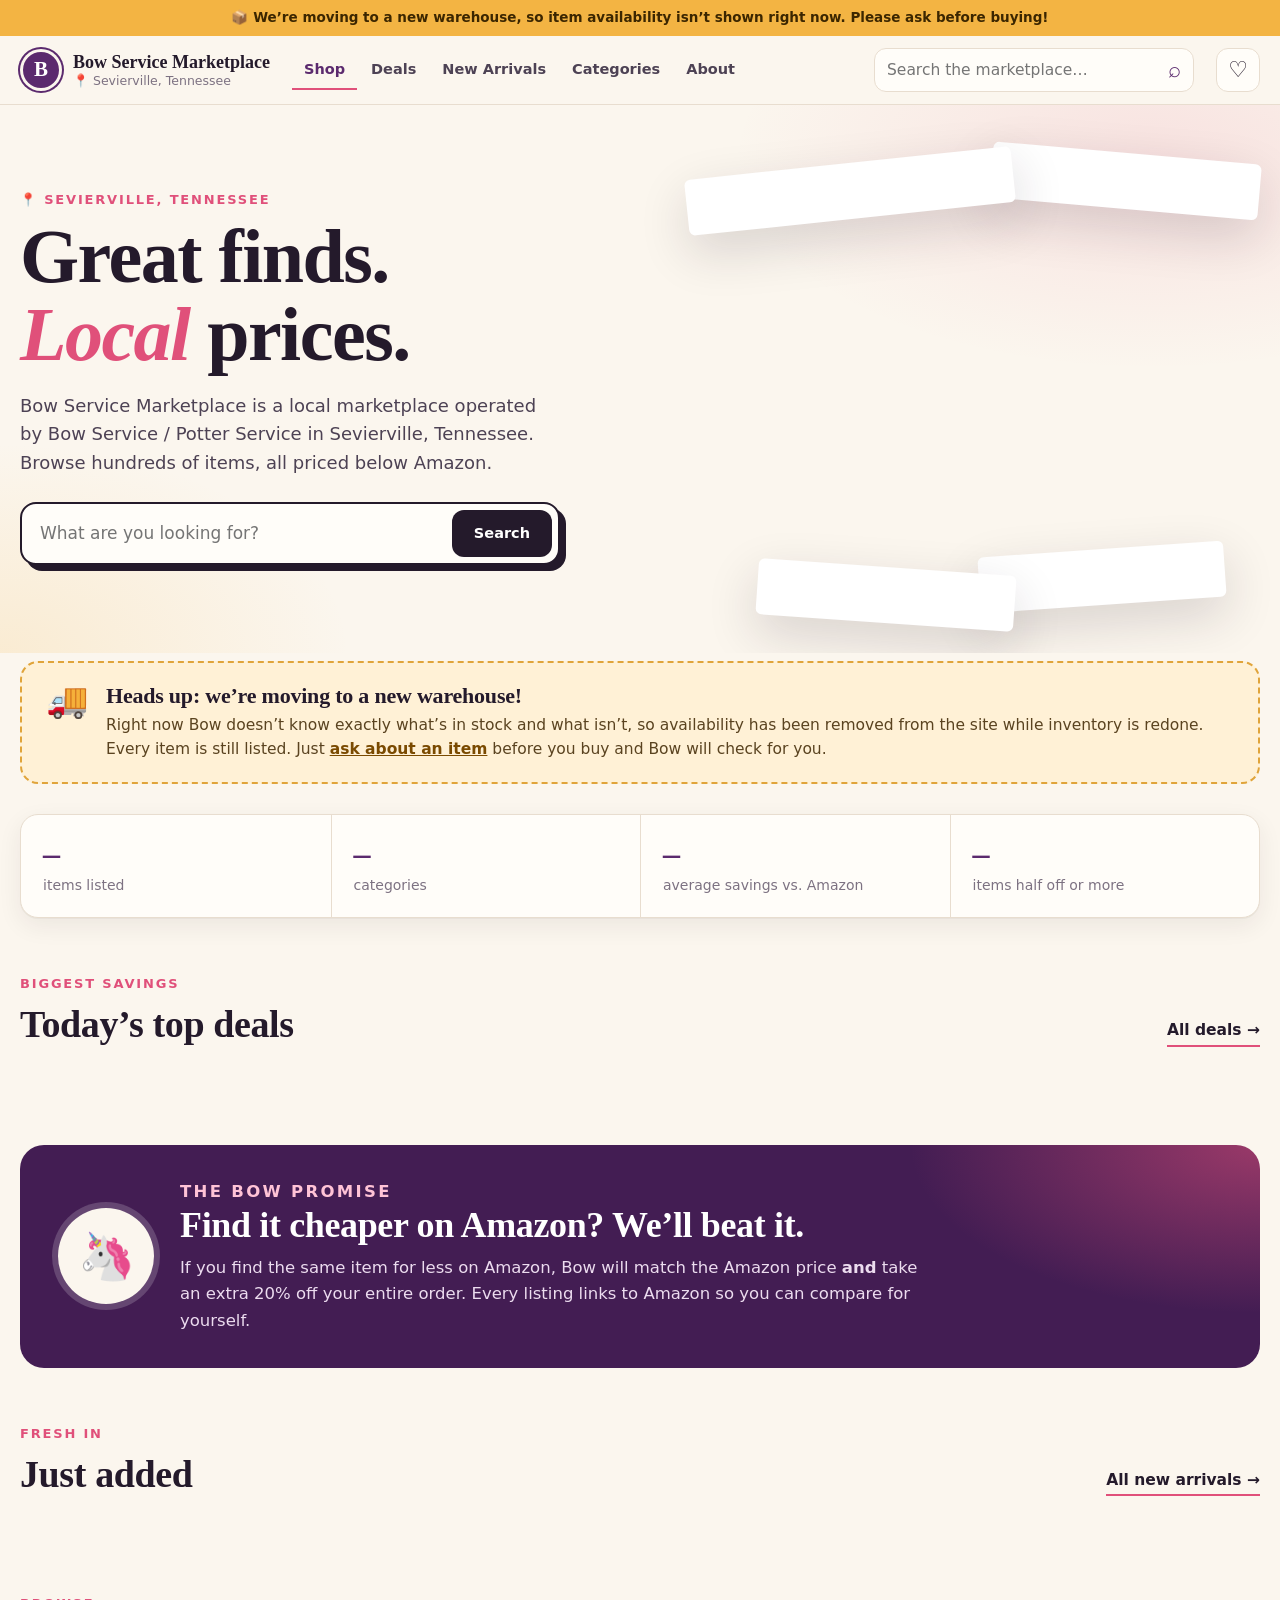
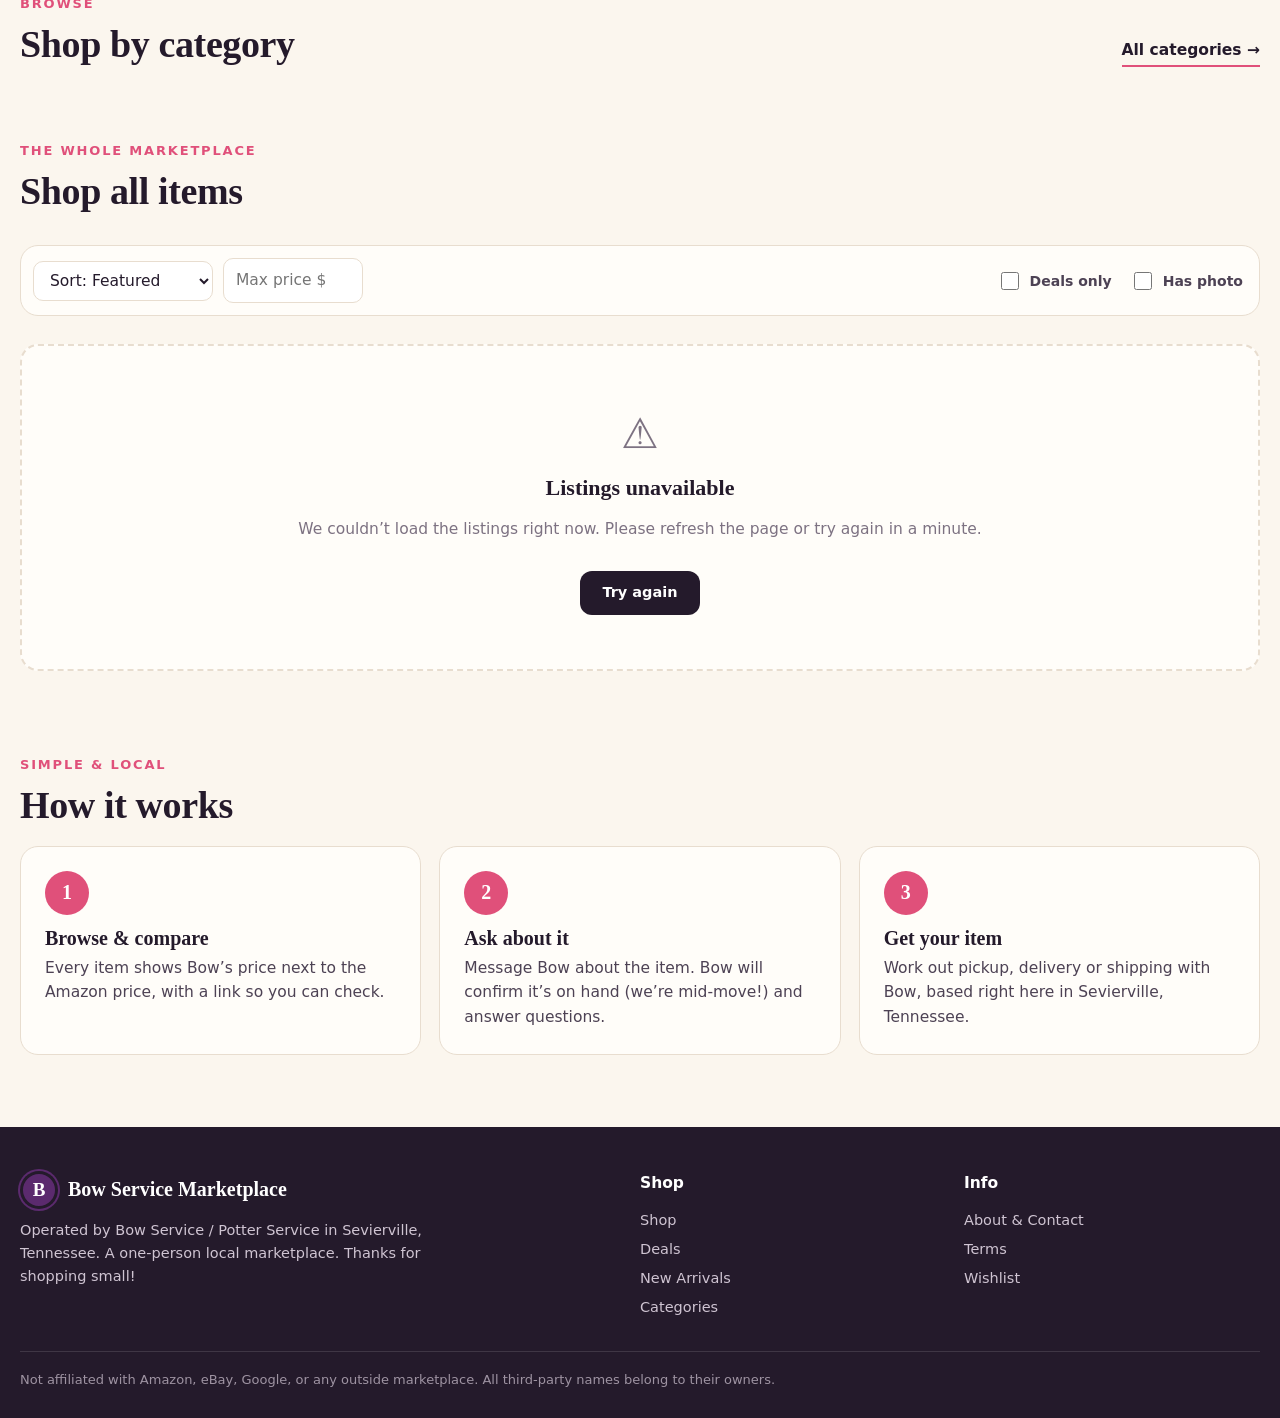
<file: index.html>
<!DOCTYPE html>
<html lang="en">
<head>
  <meta charset="UTF-8">
  <meta name="viewport" content="width=device-width, initial-scale=1">
  <title>Bow Service Marketplace · Sevierville, Tennessee</title>
  <meta name="description" content="A local marketplace operated by Bow Service / Potter Service in Sevierville, Tennessee. Hundreds of items, priced below Amazon.">
  <link rel="icon" href="data:image/svg+xml,<svg xmlns='http://www.w3.org/2000/svg' viewBox='0 0 100 100'><rect width='100' height='100' rx='24' fill='%235b2a6e'/><text x='50' y='70' font-size='62' text-anchor='middle' fill='white' font-family='Georgia,serif' font-weight='700'>B</text></svg>">
  <link rel="stylesheet" href="assets/css/site.css">
</head>
<body data-page="home">
  <main>
    <!-- HERO -->
    <section class="hero">
      <div class="wrap hero-grid">
        <div class="hero-copy">
          <p class="kicker" id="heroPlace">📍 Sevierville, Tennessee</p>
          <h1>Great finds.<br><em>Local</em> prices.</h1>
          <p class="lead" id="heroLead">Bow Service Marketplace is a local marketplace operated by Bow Service / Potter Service in Sevierville, Tennessee. Browse hundreds of items, all priced below Amazon.</p>
          <form class="hero-search" role="search" id="heroSearch">
            <input type="search" name="q" placeholder="What are you looking for?" aria-label="Search the marketplace">
            <button class="btn btn-dark" type="submit">Search</button>
          </form>
          <div class="hero-links" id="heroCats"></div>
        </div>
        <div class="collage" id="collage" aria-hidden="true">
          <div class="polaroid p1"></div><div class="polaroid p2"></div><div class="polaroid p3"></div><div class="polaroid p4"></div>
        </div>
      </div>
    </section>

    <!-- MOVING NOTICE -->
    <section class="wrap">
      <div class="moving" role="note">
        <div class="moving-icon" aria-hidden="true">🚚</div>
        <div>
          <h2>Heads up: we’re moving to a new warehouse!</h2>
          <p>Right now Bow doesn’t know exactly what’s in stock and what isn’t, so availability has been removed from the site while inventory is redone. Every item is still listed. Just <a href="pages/contact.html">ask about an item</a> before you buy and Bow will check for you.</p>
        </div>
      </div>
    </section>

    <!-- NUMBERS -->
    <section class="wrap numbers" aria-live="polite">
      <div><b id="nItems">–</b><span>items listed</span></div>
      <div><b id="nCats">–</b><span>categories</span></div>
      <div><b id="nAvg">–</b><span>average savings vs. Amazon</span></div>
      <div><b id="nBig">–</b><span>items half off or more</span></div>
    </section>

    <!-- DEALS -->
    <section class="wrap block" id="dealsSection">
      <div class="block-head">
        <div><p class="kicker">Biggest savings</p><h2>Today’s top deals</h2></div>
        <a class="more" href="pages/deals.html">All deals <span aria-hidden="true">→</span></a>
      </div>
      <div class="rail" id="dealRail"></div>
    </section>

    <!-- PROMISE -->
    <section class="wrap">
      <div class="promise-band">
        <div class="promise-seal" aria-hidden="true">🦄</div>
        <div>
          <p class="kicker light">The Bow Promise</p>
          <h2>Find it cheaper on Amazon? We’ll beat it.</h2>
          <p>If you find the same item for less on Amazon, Bow will match the Amazon price <strong>and</strong> take an extra 20% off your entire order. Every listing links to Amazon so you can compare for yourself.</p>
        </div>
      </div>
    </section>

    <!-- NEW -->
    <section class="wrap block" id="newSection">
      <div class="block-head">
        <div><p class="kicker">Fresh in</p><h2>Just added</h2></div>
        <a class="more" href="pages/new-arrivals.html">All new arrivals <span aria-hidden="true">→</span></a>
      </div>
      <div class="rail" id="newRail"></div>
    </section>

    <!-- CATEGORIES -->
    <section class="wrap block">
      <div class="block-head">
        <div><p class="kicker">Browse</p><h2>Shop by category</h2></div>
        <a class="more" href="pages/categories.html">All categories <span aria-hidden="true">→</span></a>
      </div>
      <div class="cat-row" id="catRow"></div>
    </section>

    <!-- SHOP -->
    <section class="wrap block" id="shop">
      <div class="block-head">
        <div><p class="kicker">The whole marketplace</p><h2>Shop all items</h2></div>
      </div>
      <div class="chips" id="chips" aria-label="Categories"></div>
      <div class="toolbar">
        <select id="fSort" aria-label="Sort by">
          <option value="featured">Sort: Featured</option>
          <option value="newest">Newest first</option>
          <option value="discount">Biggest discount</option>
          <option value="priceLow">Price: low to high</option>
          <option value="priceHigh">Price: high to low</option>
          <option value="name">Name A–Z</option>
        </select>
        <input id="fMax" type="number" min="0" step="1" placeholder="Max price $" aria-label="Maximum price">
        <span class="grow"></span>
        <label class="check"><input type="checkbox" id="fDeals"> Deals only</label>
        <label class="check"><input type="checkbox" id="fPhoto"> Has photo</label>
      </div>
      <div class="result-line"><span id="resultText">Loading items…</span><div class="active-filters" id="activeFilters"></div></div>
      <div class="grid" id="grid"></div>
      <div class="load-more"><button class="btn btn-outline" id="loadMore" hidden>Show more</button></div>
    </section>

    <!-- HOW IT WORKS -->
    <section class="wrap block">
      <div class="block-head"><div><p class="kicker">Simple &amp; local</p><h2>How it works</h2></div></div>
      <ol class="steps">
        <li><span class="step-n">1</span><h3>Browse &amp; compare</h3><p>Every item shows Bow’s price next to the Amazon price, with a link so you can check.</p></li>
        <li><span class="step-n">2</span><h3>Ask about it</h3><p>Message Bow about the item. Bow will confirm it’s on hand (we’re mid-move!) and answer questions.</p></li>
        <li><span class="step-n">3</span><h3>Get your item</h3><p>Work out pickup, delivery or shipping with Bow, based right here in Sevierville, Tennessee.</p></li>
      </ol>
    </section>
  </main>

  <script src="config.js"></script>
  <script src="assets/js/core.js"></script>
  <script src="assets/js/home.js"></script>
</body>
</html>
</file>
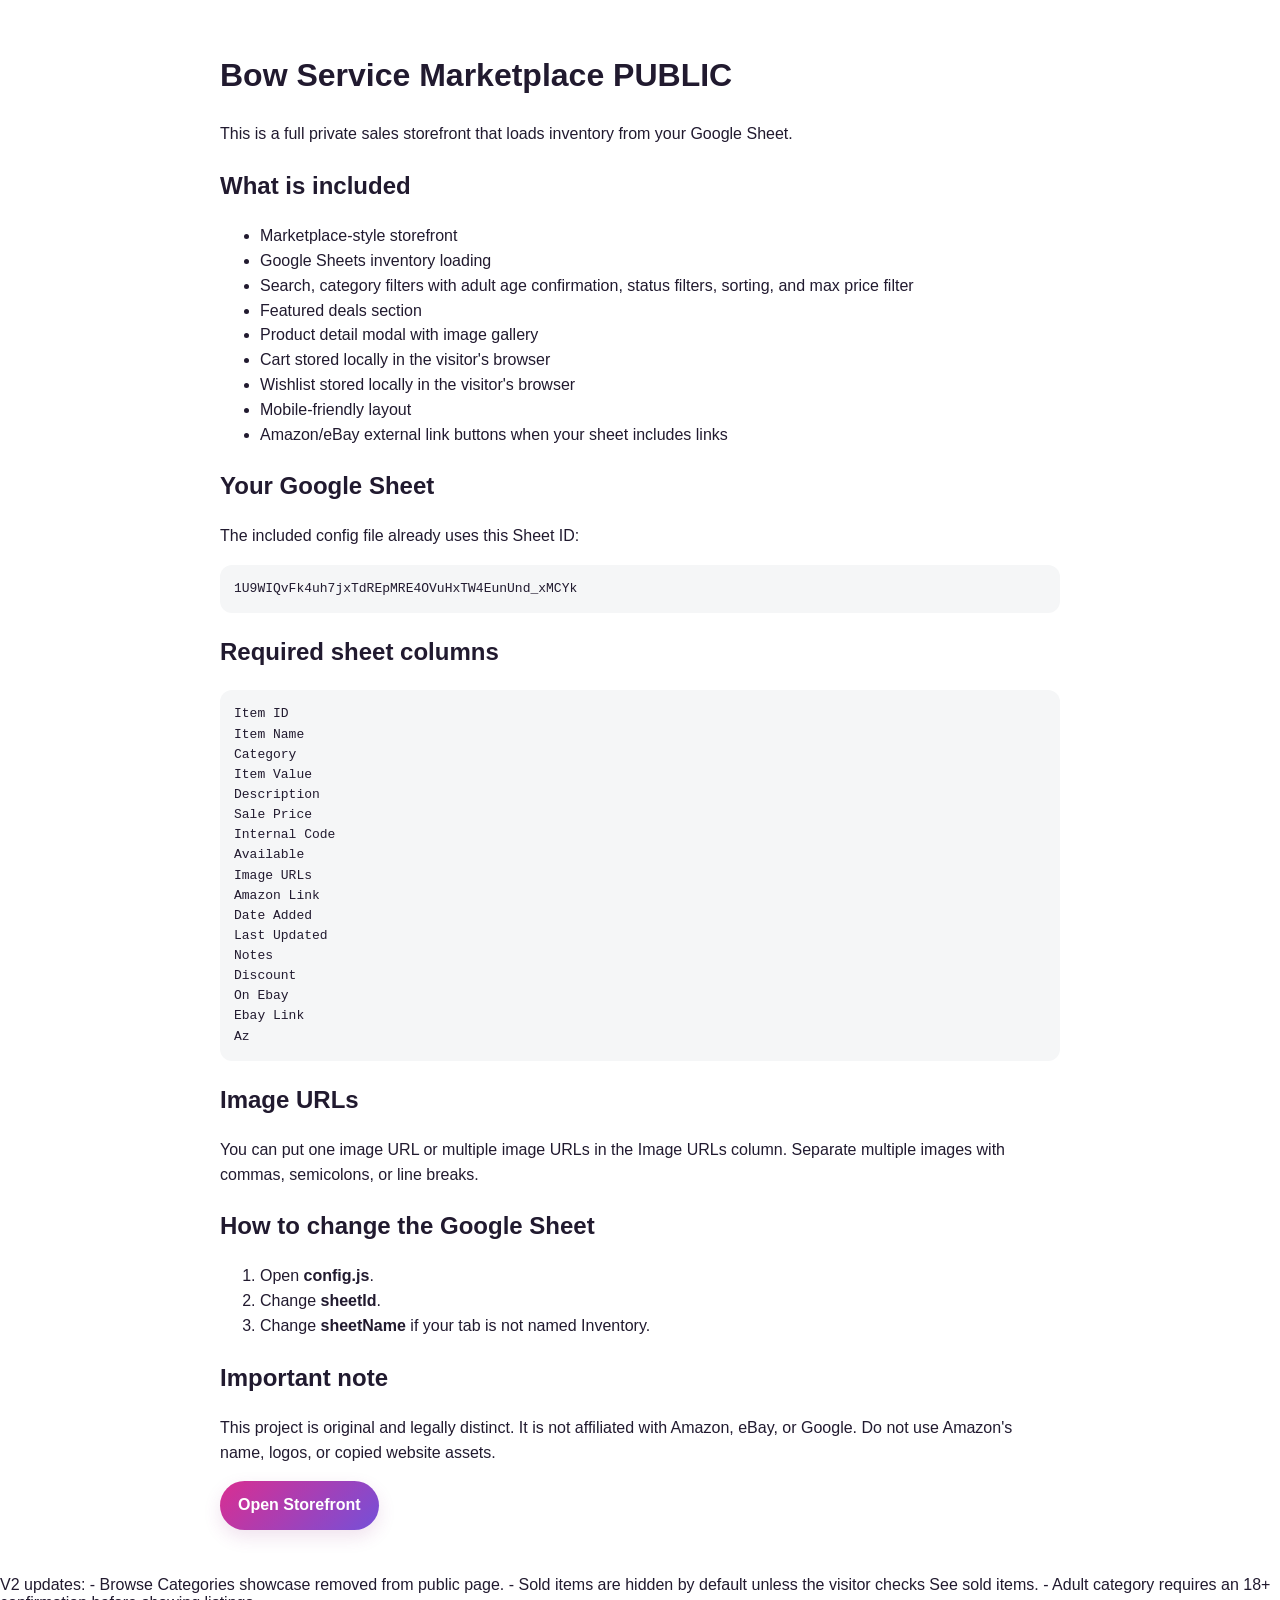
<file: README.html>
<!DOCTYPE html>
<html lang="en">
<head>
  <meta charset="UTF-8">
  <title>Read Me | Bow Service Marketplace PUBLIC</title>
  <link rel="stylesheet" href="css/styles.css">
</head>
<body class="readme-page">
  <main class="readme">
    <h1>Bow Service Marketplace PUBLIC</h1>
    <p>This is a full private sales storefront that loads inventory from your Google Sheet.</p>

    <h2>What is included</h2>
    <ul>
      <li>Marketplace-style storefront</li>
      <li>Google Sheets inventory loading</li>
      <li>Search, category filters with adult age confirmation, status filters, sorting, and max price filter</li>
      <li>Featured deals section</li>
      <li>Product detail modal with image gallery</li>
      <li>Cart stored locally in the visitor's browser</li>
      <li>Wishlist stored locally in the visitor's browser</li>
            <li>Mobile-friendly layout</li>
      <li>Amazon/eBay external link buttons when your sheet includes links</li>
    </ul>

    <h2>Your Google Sheet</h2>
    <p>The included config file already uses this Sheet ID:</p>
    <pre>1U9WIQvFk4uh7jxTdREpMRE4OVuHxTW4EunUnd_xMCYk</pre>

    <h2>Required sheet columns</h2>
    <pre>Item ID
Item Name
Category
Item Value
Description
Sale Price
Internal Code
Available
Image URLs
Amazon Link
Date Added
Last Updated
Notes
Discount
On Ebay
Ebay Link
Az</pre>

    <h2>Image URLs</h2>
    <p>You can put one image URL or multiple image URLs in the Image URLs column. Separate multiple images with commas, semicolons, or line breaks.</p>

    <h2>How to change the Google Sheet</h2>
    <ol>
      <li>Open <strong>config.js</strong>.</li>
      <li>Change <strong>sheetId</strong>.</li>
      <li>Change <strong>sheetName</strong> if your tab is not named Inventory.</li>
    </ol>

    <h2>Important note</h2>
    <p>This project is original and legally distinct. It is not affiliated with Amazon, eBay, or Google. Do not use Amazon's name, logos, or copied website assets.</p>

    <p><a class="primary-btn" href="index.html">Open Storefront</a></p>
  </main>
</body>
</html>


V2 updates:
- Browse Categories showcase removed from public page.
- Sold items are hidden by default unless the visitor checks See sold items.
- Adult category requires an 18+ confirmation before showing listings.
</file>
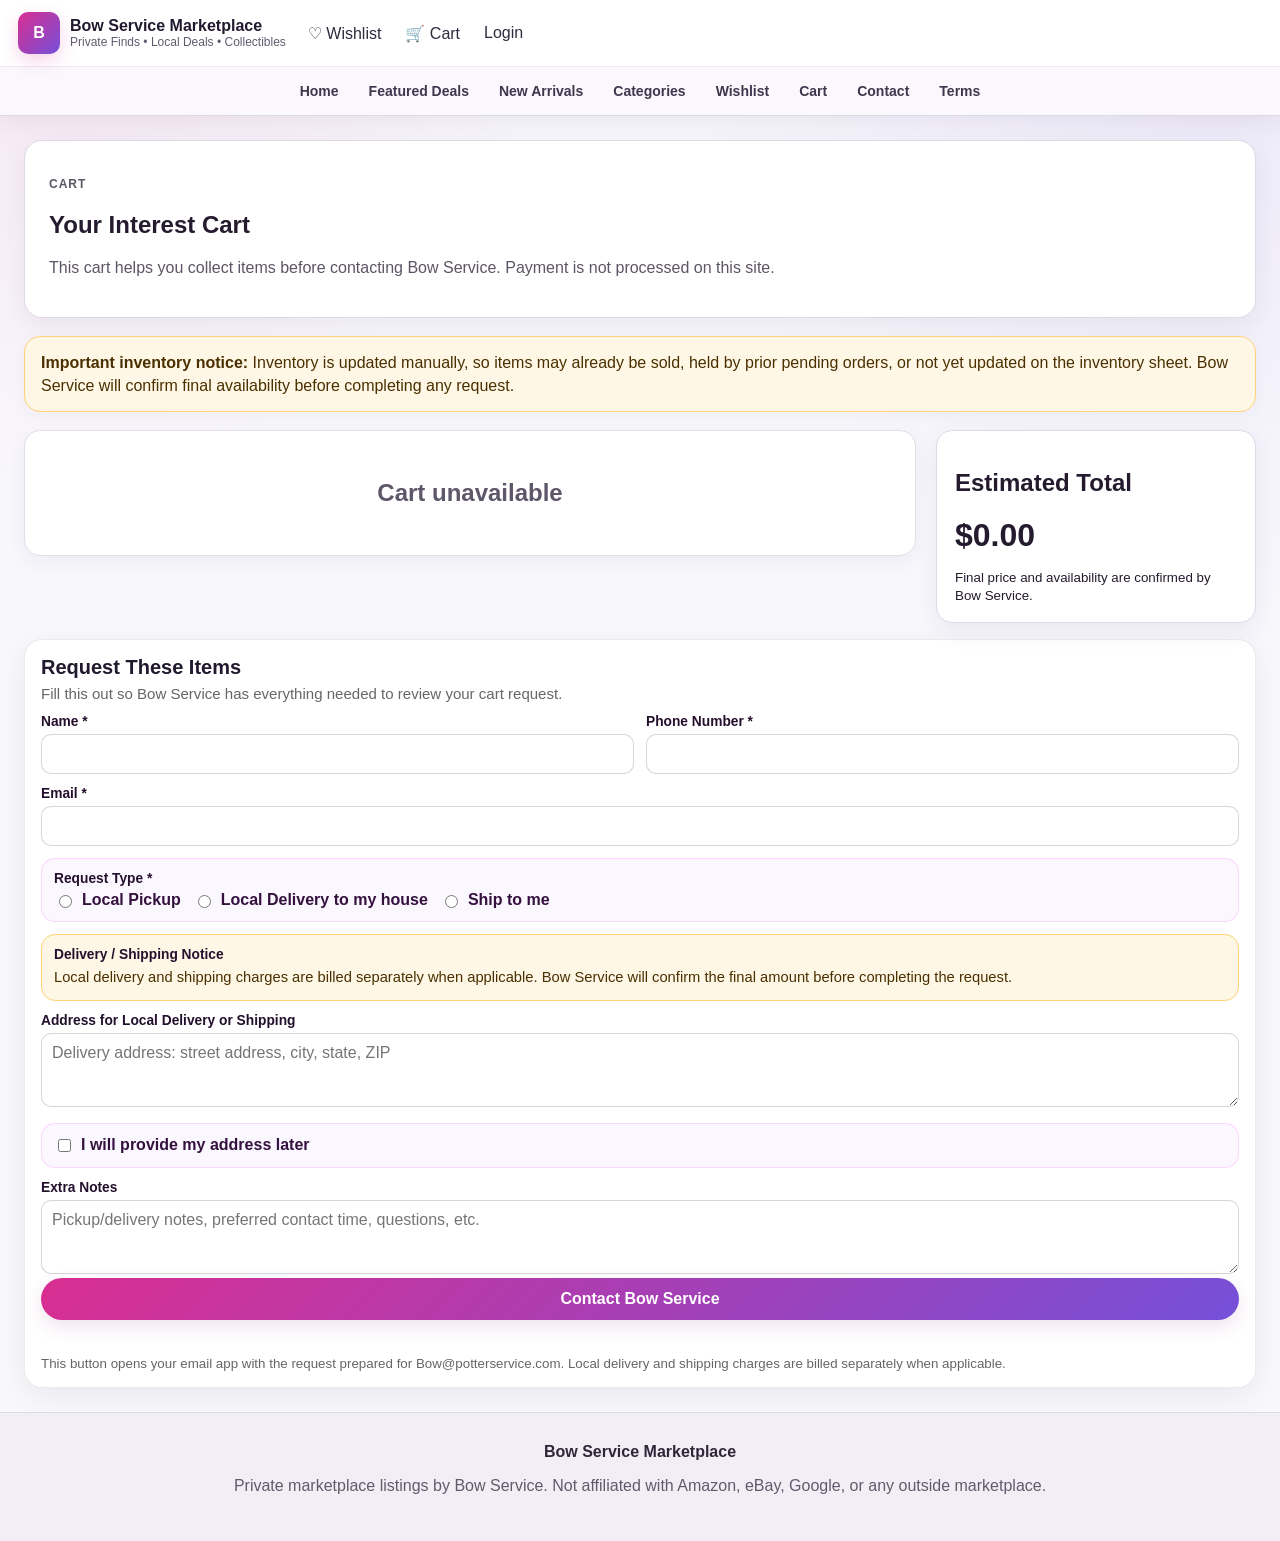
<file: pages/cart.html>
<!DOCTYPE html>
<html lang="en">
<head>
  <meta charset="UTF-8">
  <meta name="viewport" content="width=device-width, initial-scale=1.0">
  <title>Cart | Bow Service Marketplace</title>
  <link rel="stylesheet" href="../css/styles.css">
  <link rel="stylesheet" href="../css/responsive.css">
  <style>
    .cart-disclaimer {
      background: #fff7e6;
      border: 1px solid #ffd27a;
      color: #4a3000;
      border-radius: 16px;
      padding: 14px 16px;
      margin: 18px 0;
      line-height: 1.45;
      box-shadow: 0 4px 18px rgba(0,0,0,.04);
    }
    .cart-contact-form {
      background: #fff;
      border-radius: 18px;
      padding: 16px;
      margin-top: 16px;
      border: 1px solid rgba(0,0,0,.08);
      box-shadow: 0 8px 28px rgba(0,0,0,.06);
    }
    .cart-contact-form h2 {
      margin: 0 0 6px;
      font-size: 1.25rem;
    }
    .cart-contact-form p {
      margin: 0 0 12px;
      color: #666;
      font-size: .94rem;
    }
    .cart-form-grid {
      display: grid;
      grid-template-columns: 1fr 1fr;
      gap: 12px;
    }
    .cart-form-field.full {
      grid-column: 1 / -1;
    }
    .cart-form-field label,
    .cart-choice-block strong {
      display: block;
      font-weight: 800;
      font-size: .86rem;
      margin-bottom: 5px;
      color: #24102d;
    }
    .cart-form-field input,
    .cart-form-field textarea {
      width: 100%;
      box-sizing: border-box;
      border: 1px solid rgba(0,0,0,.16);
      border-radius: 10px;
      padding: 10px;
      font: inherit;
      background: #fff;
    }
    .cart-form-field textarea {
      min-height: 74px;
      resize: vertical;
    }
    .cart-choice-block {
      grid-column: 1 / -1;
      background: #faf7ff;
      border: 1px solid rgba(255,119,255,.25);
      padding: 12px;
      border-radius: 14px;
    }
    .cart-choice-row {
      display: flex;
      flex-wrap: wrap;
      gap: 12px;
      align-items: center;
    }
    .cart-choice-row label {
      display: inline-flex;
      align-items: center;
      gap: 7px;
      font-weight: 700;
      color: #35113e;
    }
    .cart-summary .primary-btn.full {
      width: 100%;
      margin-top: 10px;
    }
    #cartRequestStatus {
      margin-top: 8px;
      font-size: .88rem;
      color: #8a0b0b;
      min-height: 20px;
    }
    .mailto-note {
      display: block;
      margin-top: 8px;
      color: #666;
    }
    @media (max-width: 760px) {
      .cart-form-grid {
        grid-template-columns: 1fr;
      }
    }
  </style>
</head>
<body>
<div id="toast" class="toast"></div>
<header class="site-header">
  <div class="header-top">
    <button class="menu-btn" id="mobileMenuBtn">☰</button>
    <a class="brand" href="../index.html"><span class="brand-mark">B</span><span><strong>Bow Service Marketplace</strong><small>Private Finds • Local Deals • Collectibles</small></span></a>
    <div class="header-actions"><a class="header-action link-action" href="wishlist.html">♡ Wishlist</a><a class="header-action link-action" href="cart.html">🛒 Cart</a><a class="header-action link-action" href="login.html">Login</a></div>
  </div>
  <nav class="nav-bar" id="navBar"><a href="../index.html">Home</a><a href="deals.html">Featured Deals</a><a href="new-arrivals.html">New Arrivals</a><a href="categories.html">Categories</a><a href="wishlist.html">Wishlist</a><a href="cart.html">Cart</a><a href="contact.html">Contact</a><a href="terms.html">Terms</a></nav>
</header>
<main class="simple-page">
  <section class="admin-hero">
    <p class="eyebrow">Cart</p>
    <h1>Your Interest Cart</h1>
    <p>This cart helps you collect items before contacting Bow Service. Payment is not processed on this site.</p>
  </section>

  <section class="cart-disclaimer">
    <strong>Important inventory notice:</strong> Inventory is updated manually, so items may already be sold, held by prior pending orders, or not yet updated on the inventory sheet. Bow Service will confirm final availability before completing any request.
  </section>

  <section class="cart-page">
    <div id="cartList"></div>
    <aside class="cart-summary">
      <h2>Estimated Total</h2>
      <strong id="cartTotalPage">$0.00</strong>
      <small>Final price and availability are confirmed by Bow Service.</small>
    </aside>
  </section>

  <section class="cart-contact-form" aria-labelledby="requestInfoHeading">
    <h2 id="requestInfoHeading">Request These Items</h2>
    <p>Fill this out so Bow Service has everything needed to review your cart request.</p>
    <div class="cart-form-grid">
      <div class="cart-form-field">
        <label for="customerName">Name *</label>
        <input id="customerName" type="text" autocomplete="name" required>
      </div>
      <div class="cart-form-field">
        <label for="customerPhone">Phone Number *</label>
        <input id="customerPhone" type="tel" autocomplete="tel" required>
      </div>
      <div class="cart-form-field full">
        <label for="customerEmail">Email *</label>
        <input id="customerEmail" type="email" autocomplete="email" required>
      </div>

      <div class="cart-choice-block">
        <strong>Request Type *</strong>
        <div class="cart-choice-row">
          <label><input type="radio" name="fulfillmentType" value="Local Pickup"> Local Pickup</label>
          <label><input type="radio" name="fulfillmentType" value="Local Delivery"> Local Delivery to my house</label>
          <label><input type="radio" name="fulfillmentType" value="Ship to me"> Ship to me</label>
        </div>
      </div>

      <div class="cart-choice-block" style="background:#fff7e6;border-color:#ffd27a;color:#4a3000;">
        <strong>Delivery / Shipping Notice</strong>
        <div style="font-size:.92rem;line-height:1.4;">Local delivery and shipping charges are billed separately when applicable. Bow Service will confirm the final amount before completing the request.</div>
      </div>

      <div class="cart-form-field full" id="addressBlock">
        <label for="customerAddress">Address for Local Delivery or Shipping</label>
        <textarea id="customerAddress" autocomplete="street-address" placeholder="Street address, city, state, ZIP"></textarea>
      </div>

      <div class="cart-choice-block">
        <div class="cart-choice-row">
          <label><input id="provideAddressLater" type="checkbox"> I will provide my address later</label>
        </div>
      </div>

      <div class="cart-form-field full">
        <label for="customerNotes">Extra Notes</label>
        <textarea id="customerNotes" placeholder="Pickup/delivery notes, preferred contact time, questions, etc."></textarea>
      </div>
    </div>

    <button id="contactSellerBtn" class="primary-btn full" type="button">Contact Bow Service</button>
    <div id="cartRequestStatus" role="status"></div>
    <small class="mailto-note">This button opens your email app with the request prepared for Bow@potterservice.com. Local delivery and shipping charges are billed separately when applicable.</small>
  </section>
</main>
<footer><strong>Bow Service Marketplace</strong><p>Private marketplace listings by Bow Service. Not affiliated with Amazon, eBay, Google, or any outside marketplace.</p></footer>
<script src="../config.js"></script>
<script src="../js/utils.js"></script>
<script src="../js/store.js"></script>
<script src="../js/shared-pages.js"></script>
<script src="../js/pages.js"></script>
<script src="../js/cart.js"></script>
<script>
(function(){
  const BOW_EMAIL = "Bow@potterservice.com";
  const STATUS_ID = "cartRequestStatus";

  function moneyFromText(text){
    const match = String(text || "").match(/\$?\s*([0-9]+(?:\.[0-9]{1,2})?)/);
    return match ? Number(match[1]) : 0;
  }

  function clean(text){
    return String(text || "").replace(/\s+/g," ").trim();
  }

  function findIC(text){
    const raw = String(text || "");
    const patterns = [
      /\bIC\s*(?:#|Number|No\.?|Code)?\s*[:\-]?\s*([A-Za-z0-9\-_.]+)/i,
      /\bInternal\s*Code\s*[:\-]?\s*([A-Za-z0-9\-_.]+)/i
    ];
    for (const p of patterns) {
      const m = raw.match(p);
      if (m && m[1]) return m[1].replace(/[,.]+$/g,"");
    }
    return "";
  }

  function getCartFromDom(){
    const rows = Array.from(document.querySelectorAll("#cartList > *"));
    return rows.map((row, index) => {
      const text = clean(row.innerText);
      const titleEl = row.querySelector("h1,h2,h3,h4,strong,.product-title,.cart-title,.item-title,a");
      const title = clean(titleEl ? titleEl.innerText : text.split("\n")[0]) || `Item ${index + 1}`;
      const ic = findIC(text);
      const link = row.querySelector('a[href*="item"], a[href*="amazon"], a[href]')?.href || "";
      const priceText = row.querySelector(".price,.sale-price,.item-price,.cart-price")?.innerText || text;
      const price = moneyFromText(priceText);
      return { title, ic, price, qty: 1, link };
    }).filter(item => item.title && item.title !== "Item 1");
  }

  function safeParse(value){
    try { return JSON.parse(value); } catch { return null; }
  }

  function getCartFromStorage(){
    const items = [];
    for (let i = 0; i < localStorage.length; i++) {
      const key = localStorage.key(i);
      if (!/cart/i.test(key)) continue;
      const data = safeParse(localStorage.getItem(key));
      const arr = Array.isArray(data) ? data : data && typeof data === "object" ? Object.values(data) : [];
      arr.forEach((entry, index) => {
        if (!entry || typeof entry !== "object") return;
        const title = entry["Item Name"] || entry.itemName || entry.name || entry.title || entry.productName || `Item ${index + 1}`;
        const ic = entry["Internal Code"] || entry.internalCode || entry.ic || entry.IC || entry.code || "";
        const price = entry["Sale Price"] || entry.salePrice || entry.price || entry.amount || entry["Item Value"] || "";
        const qty = entry.qty || entry.quantity || 1;
        const link = entry.link || entry.url || entry["Amazon Link"] || "";
        items.push({ title: clean(title), ic: clean(ic), price: moneyFromText(price), qty, link });
      });
    }
    return items.filter(item => item.title);
  }

  function getCartItems(){
    const domItems = getCartFromDom();
    if (domItems.length) return domItems;
    return getCartFromStorage();
  }

  function getSelectedFulfillment(){
    return document.querySelector('input[name="fulfillmentType"]:checked')?.value || "";
  }

  function getTotalText(){
    return clean(document.getElementById("cartTotalPage")?.innerText) || "$0.00";
  }

  function showStatus(msg){
    const el = document.getElementById(STATUS_ID);
    if (el) el.innerText = msg;
  }

  function validateForm(){
    const name = clean(document.getElementById("customerName")?.value);
    const phone = clean(document.getElementById("customerPhone")?.value);
    const email = clean(document.getElementById("customerEmail")?.value);
    const type = getSelectedFulfillment();
    const address = clean(document.getElementById("customerAddress")?.value);
    const provideLater = document.getElementById("provideAddressLater")?.checked;

    if (!name) return "Please enter your name.";
    if (!phone) return "Please enter your phone number.";
    if (!email) return "Please enter your email.";
    if (!type) return "Please choose Local Pickup, Local Delivery, or Ship to me.";
    if ((type === "Local Delivery" || type === "Ship to me") && !address && !provideLater) return "Please enter your address or check provide later.";
    return "";
  }

  function buildEmailBody(){
    const name = clean(document.getElementById("customerName")?.value);
    const phone = clean(document.getElementById("customerPhone")?.value);
    const email = clean(document.getElementById("customerEmail")?.value);
    const type = getSelectedFulfillment();
    const address = clean(document.getElementById("customerAddress")?.value);
    const provideLater = document.getElementById("provideAddressLater")?.checked;
    const notes = clean(document.getElementById("customerNotes")?.value);
    const items = getCartItems();
    const icList = items.map(x => x.ic).filter(Boolean);

    const lines = [];
    lines.push("Bow Service Marketplace Cart Request");
    lines.push("");
    lines.push("IMPORTANT INVENTORY NOTICE:");
    lines.push("Inventory is updated manually, so items may already be sold, held by prior pending orders, or not yet updated on the inventory sheet. Please confirm final availability.");
    lines.push("Local delivery and shipping charges are billed separately when applicable.");
    lines.push("");
    lines.push("CUSTOMER INFORMATION");
    lines.push(`Name: ${name}`);
    lines.push(`Phone: ${phone}`);
    lines.push(`Email: ${email}`);
    lines.push(`Request Type: ${type}`);
    lines.push("Delivery/Shipping Charges: Billed separately when applicable");
    lines.push(`Address: ${address || (provideLater ? "Customer will provide later" : "")}`);
    if (notes) lines.push(`Notes: ${notes}`);
    lines.push("");
    lines.push("CART ITEMS");

    if (!items.length) {
      lines.push("No cart items were detected. Customer may need to describe requested items manually.");
    } else {
      items.forEach((item, i) => {
        lines.push(`${i + 1}. ${item.title}`);
        lines.push(`   IC: ${item.ic || "Not listed"}`);
        lines.push(`   Qty: ${item.qty || 1}`);
        lines.push(`   Amount: ${item.price ? "$" + item.price.toFixed(2) : "Not listed"}`);
        if (item.link) lines.push(`   Link: ${item.link}`);
      });
    }

    lines.push("");
    lines.push(`Estimated Total: ${getTotalText()}`);
    lines.push("");
    lines.push("IC NUMBERS FOR QUICK INVENTORY SEARCH:");
    lines.push(icList.length ? icList.join(",") : "No IC numbers detected");
    lines.push("");
    lines.push("Sent from PotterService.com / Bow Service Marketplace cart.");

    return lines.join("\n");
  }

  function openEmail(){
    const error = validateForm();
    if (error) {
      showStatus(error);
      return;
    }
    const subject = "Bow Service Marketplace Cart Request";
    const body = buildEmailBody();
    const mailto = `mailto:${encodeURIComponent(BOW_EMAIL)}?subject=${encodeURIComponent(subject)}&body=${encodeURIComponent(body)}`;

    if (mailto.length > 1800) {
      navigator.clipboard?.writeText(body).then(() => {
        showStatus("The cart request was copied because it may be too long for email links. Paste it into an email to Bow@potterservice.com.");
      }).catch(() => {
        showStatus("The request is long. Please copy the generated information manually and email Bow@potterservice.com.");
      });
      window.location.href = `mailto:${BOW_EMAIL}?subject=${encodeURIComponent(subject)}`;
      return;
    }

    showStatus("Opening your email app...");
    window.location.href = mailto;
  }

  function syncAddressState(){
    const type = getSelectedFulfillment();
    const provideLater = document.getElementById("provideAddressLater")?.checked;
    const address = document.getElementById("customerAddress");
    if (!address) return;
    address.disabled = !!provideLater || type === "Local Pickup";
    if (type === "Local Pickup") address.placeholder = "Address not needed for local pickup";
    else if (type === "Ship to me") address.placeholder = "Shipping address: street address, city, state, ZIP";
    else address.placeholder = "Delivery address: street address, city, state, ZIP";
  }

  function init(){
    document.querySelectorAll('input[name="fulfillmentType"], #provideAddressLater').forEach(el => el.addEventListener("change", syncAddressState));
    const btn = document.getElementById("contactSellerBtn");
    if (btn) btn.addEventListener("click", openEmail);
    syncAddressState();
  }

  if (document.readyState === "loading") document.addEventListener("DOMContentLoaded", init);
  else init();
})();
</script>
</body>
</html>
</file>
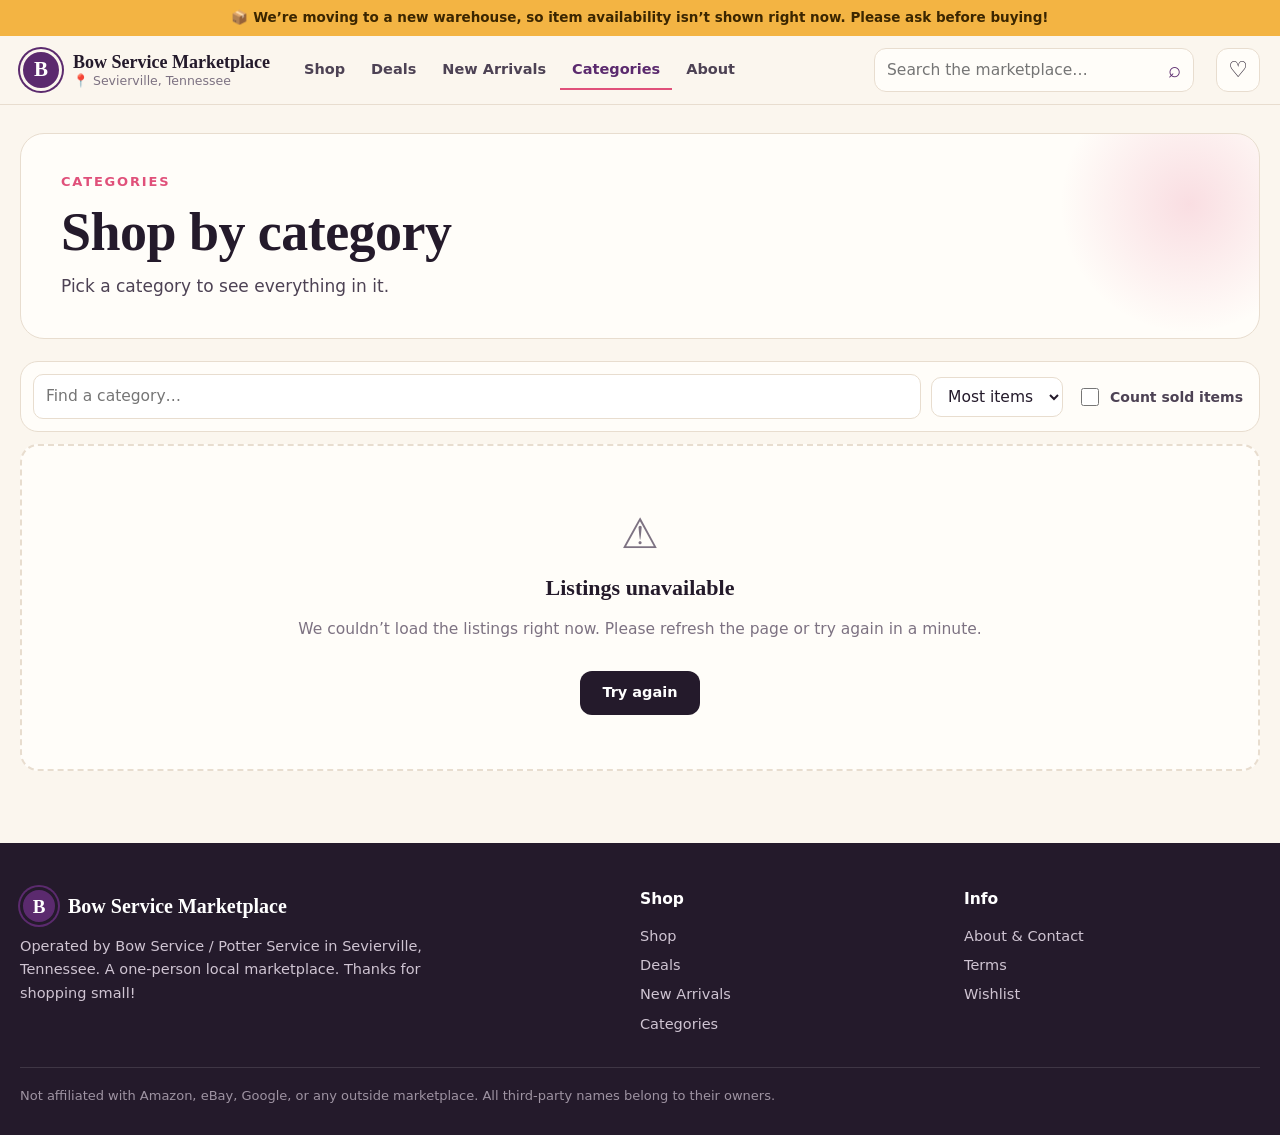
<file: pages/categories.html>
<!DOCTYPE html>
<html lang="en">
<head>
  <meta charset="UTF-8">
  <meta name="viewport" content="width=device-width, initial-scale=1">
  <title>Categories | Bow Service Marketplace</title>
  <meta name="description" content="Browse Bow Service Marketplace by category.">
  <link rel="icon" href="data:image/svg+xml,<svg xmlns='http://www.w3.org/2000/svg' viewBox='0 0 100 100'><rect width='100' height='100' rx='24' fill='%236f2b7c'/><text x='50' y='70' font-size='62' text-anchor='middle' fill='white' font-family='Segoe UI,Arial' font-weight='800'>B</text></svg>">
  <link rel="stylesheet" href="../assets/css/site.css">
</head>
<body data-page="categories">
  <main class="wrap" id="page">
    <section class="page-head">
      <p class="eyebrow">Categories</p>
      <h1>Shop by category</h1>
      <p>Pick a category to see everything in it.</p>
    </section>
    <div class="toolbar" style="margin-top:22px">
      <input type="search" class="field" id="cSearch" placeholder="Find a category…" aria-label="Find a category" style="flex:1;min-width:200px">
      <select id="cSort" aria-label="Sort"><option value="count">Most items</option><option value="name">A–Z</option></select>
      <label class="check"><input type="checkbox" id="cSold"> Count sold items</label>
    </div>
    <div class="cat-grid" id="catGrid"></div>
  </main>
  <script src="../config.js"></script>
  <script src="../assets/js/core.js"></script>
  <script src="../assets/js/pages.js"></script>
</body>
</html>
</file>
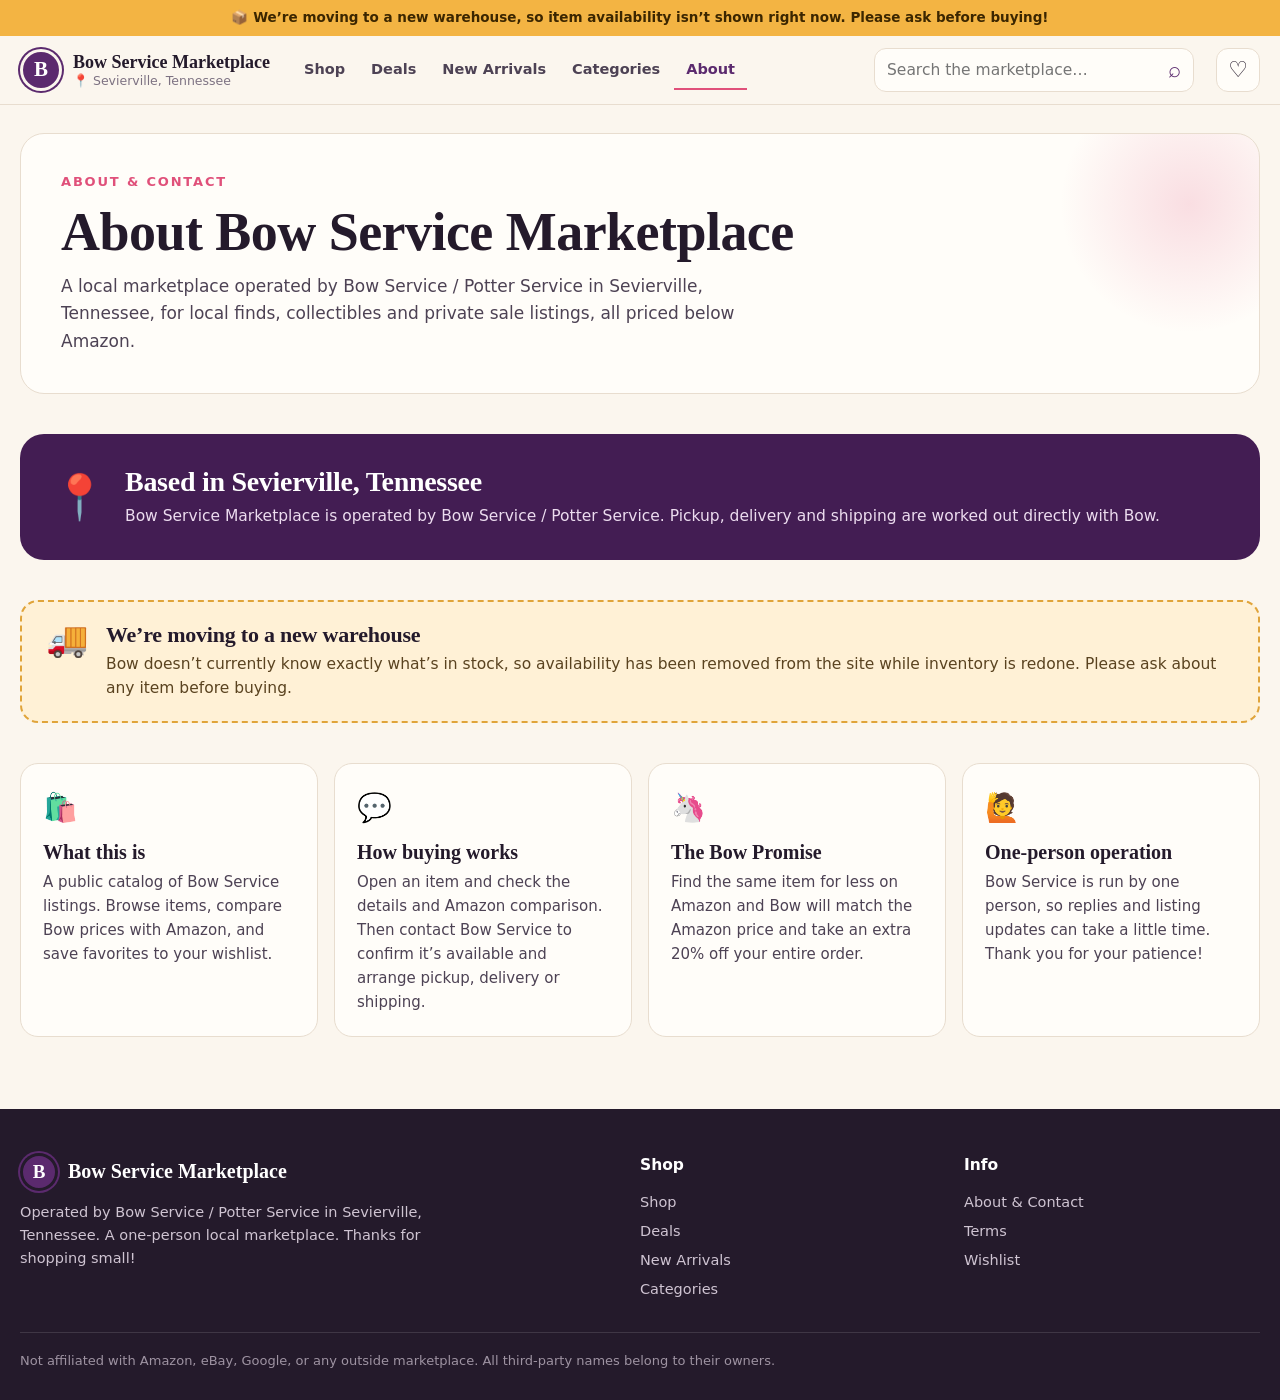
<file: pages/contact.html>
<!DOCTYPE html>
<html lang="en">
<head>
  <meta charset="UTF-8">
  <meta name="viewport" content="width=device-width, initial-scale=1">
  <title>About &amp; Contact | Bow Service Marketplace</title>
  <meta name="description" content="About Bow Service Marketplace and how buying works.">
  <link rel="icon" href="data:image/svg+xml,<svg xmlns='http://www.w3.org/2000/svg' viewBox='0 0 100 100'><rect width='100' height='100' rx='24' fill='%236f2b7c'/><text x='50' y='70' font-size='62' text-anchor='middle' fill='white' font-family='Segoe UI,Arial' font-weight='800'>B</text></svg>">
  <link rel="stylesheet" href="../assets/css/site.css">
</head>
<body data-page="contact">
  <main class="wrap" id="page">
    <section class="page-head">
      <p class="eyebrow">About &amp; contact</p>
      <h1>About Bow Service Marketplace</h1>
      <p id="aboutLead">A local marketplace operated by Bow Service / Potter Service in Sevierville, Tennessee, for local finds, collectibles and private sale listings, all priced below Amazon.</p>
    </section>
    <section class="section">
      <div class="location-card">
        <span class="pin" aria-hidden="true">📍</span>
        <div><h2 id="locTitle">Based in Sevierville, Tennessee</h2>
          <p id="locText">Bow Service Marketplace is operated by Bow Service / Potter Service. Pickup, delivery and shipping are worked out directly with Bow.</p></div>
      </div>
    </section>
    <section class="section">
      <div class="moving" role="note">
        <div class="moving-icon" aria-hidden="true">🚚</div>
        <div><h2>We’re moving to a new warehouse</h2>
          <p>Bow doesn’t currently know exactly what’s in stock, so availability has been removed from the site while inventory is redone. Please ask about any item before buying.</p></div>
      </div>
    </section>
    <section class="section" id="contactSection" hidden>
      <div class="section-head"><div><p class="eyebrow">Get in touch</p><h2>Contact Bow Service</h2></div></div>
      <div class="info-grid" id="contactCards"></div>
    </section>
    <section class="section">
      <div class="info-grid">
        <div class="info"><div class="ico">🛍️</div><h3>What this is</h3><p>A public catalog of Bow Service listings. Browse items, compare Bow prices with Amazon, and save favorites to your wishlist.</p></div>
        <div class="info"><div class="ico">💬</div><h3>How buying works</h3><p>Open an item and check the details and Amazon comparison. Then contact Bow Service to confirm it’s available and arrange pickup, delivery or shipping.</p></div>
        <div class="info"><div class="ico">🦄</div><h3>The Bow Promise</h3><p>Find the same item for less on Amazon and Bow will match the Amazon price and take an extra 20% off your entire order.</p></div>
        <div class="info"><div class="ico">🙋</div><h3>One-person operation</h3><p>Bow Service is run by one person, so replies and listing updates can take a little time. Thank you for your patience!</p></div>
      </div>
    </section>
  </main>
  <script src="../config.js"></script>
  <script src="../assets/js/core.js"></script>
  <script src="../assets/js/pages.js"></script>
</body>
</html>
</file>
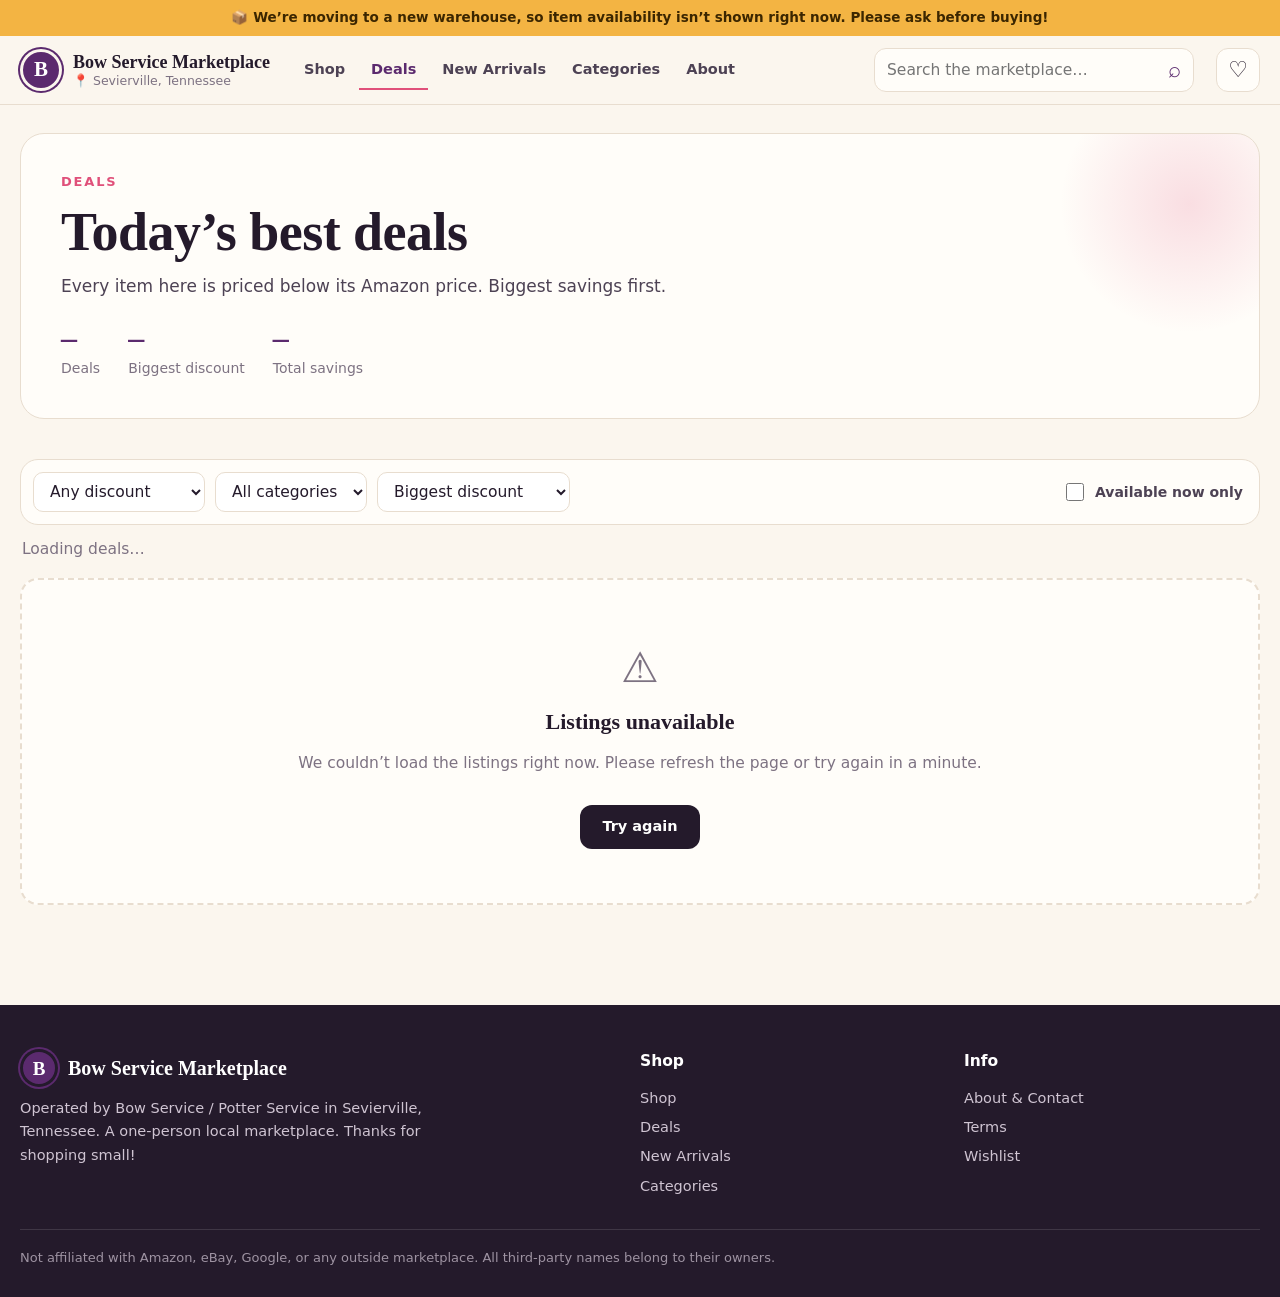
<file: pages/deals.html>
<!DOCTYPE html>
<html lang="en">
<head>
  <meta charset="UTF-8">
  <meta name="viewport" content="width=device-width, initial-scale=1">
  <title>Deals | Bow Service Marketplace</title>
  <meta name="description" content="The biggest savings at Bow Service Marketplace, compared with Amazon prices.">
  <link rel="icon" href="data:image/svg+xml,<svg xmlns='http://www.w3.org/2000/svg' viewBox='0 0 100 100'><rect width='100' height='100' rx='24' fill='%236f2b7c'/><text x='50' y='70' font-size='62' text-anchor='middle' fill='white' font-family='Segoe UI,Arial' font-weight='800'>B</text></svg>">
  <link rel="stylesheet" href="../assets/css/site.css">
</head>
<body data-page="deals">
  <main class="wrap" id="page">
    <section class="page-head">
      <p class="eyebrow">Deals</p>
      <h1>Today’s best deals</h1>
      <p>Every item here is priced below its Amazon price. Biggest savings first.</p>
      <div class="head-stats">
        <div class="stat"><b id="dCount">–</b><span>Deals</span></div>
        <div class="stat"><b id="dBest">–</b><span>Biggest discount</span></div>
        <div class="stat"><b id="dSave">–</b><span>Total savings</span></div>
      </div>
    </section>

    <section class="section" id="topDeal" hidden></section>

    <section class="section">
      <div class="toolbar">
        <select id="dMin" aria-label="Minimum discount">
          <option value="0">Any discount</option>
          <option value="25">25% off or more</option>
          <option value="50">50% off or more</option>
          <option value="70">70% off or more</option>
        </select>
        <select id="dCat" aria-label="Category"><option value="">All categories</option></select>
        <select id="dSort" aria-label="Sort">
          <option value="discount">Biggest discount</option>
          <option value="savings">Most money saved</option>
          <option value="priceLow">Price: low to high</option>
          <option value="newest">Newest first</option>
        </select>
        <span class="grow"></span>
        <label class="check"><input type="checkbox" id="dNow"> Available now only</label>
      </div>
      <div class="result-line"><span id="dResult">Loading deals…</span></div>
      <div class="grid" id="grid"></div>
      <div class="load-more"><button class="btn btn-ghost" id="loadMore" hidden>Show more deals</button></div>
    </section>
  </main>
  <script src="../config.js"></script>
  <script src="../assets/js/core.js"></script>
  <script src="../assets/js/pages.js"></script>
</body>
</html>
</file>
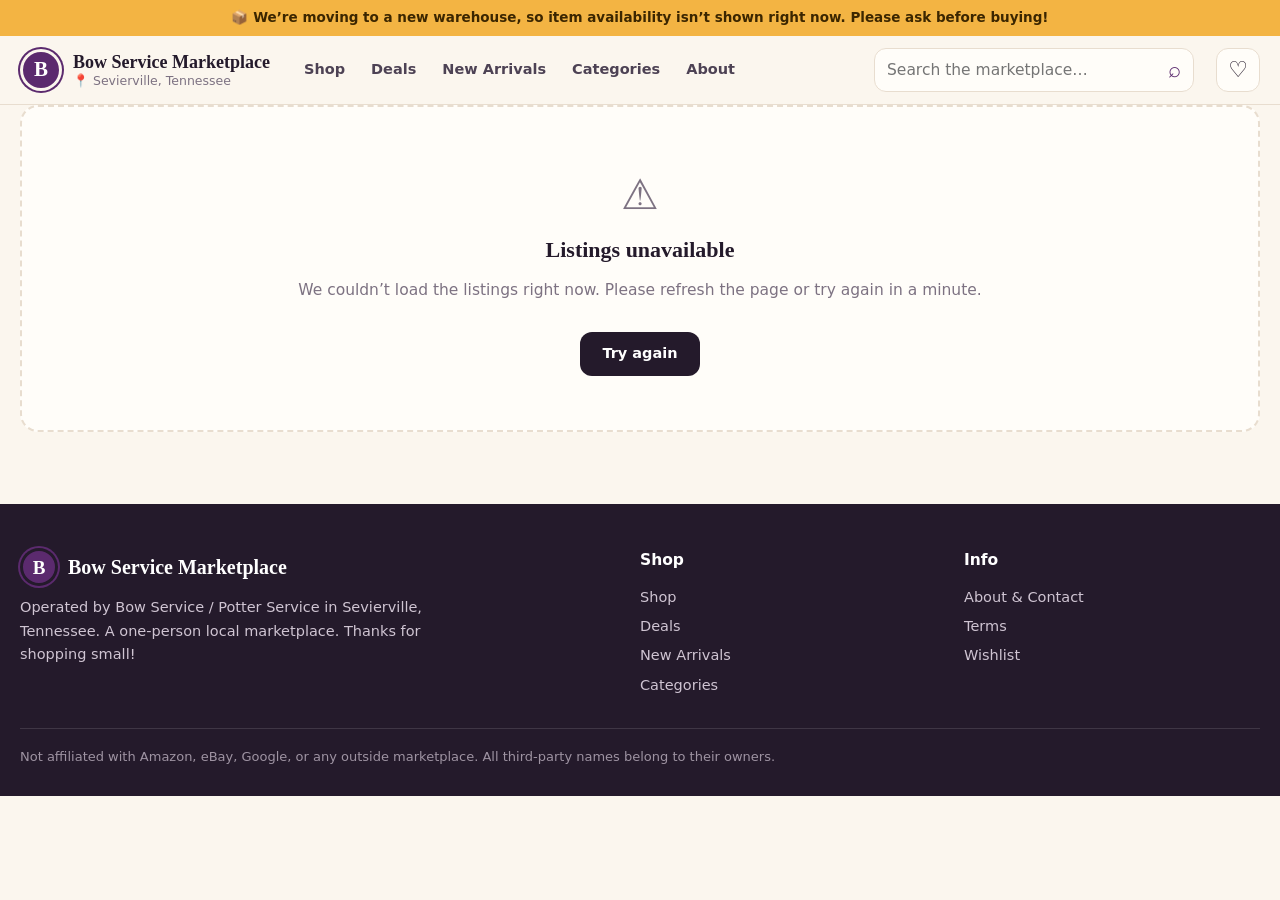
<file: pages/item.html>
<!DOCTYPE html>
<html lang="en">
<head>
  <meta charset="UTF-8">
  <meta name="viewport" content="width=device-width, initial-scale=1">
  <title>Item | Bow Service Marketplace</title>
  <meta name="description" content="Item details, photos and Amazon price comparison.">
  <link rel="icon" href="data:image/svg+xml,<svg xmlns='http://www.w3.org/2000/svg' viewBox='0 0 100 100'><rect width='100' height='100' rx='24' fill='%236f2b7c'/><text x='50' y='70' font-size='62' text-anchor='middle' fill='white' font-family='Segoe UI,Arial' font-weight='800'>B</text></svg>">
  <link rel="stylesheet" href="../assets/css/site.css">
</head>
<body data-page="item">
  <main class="wrap" id="page">
    <div id="itemRoot"><p class="crumbs">Loading item…</p></div>
  </main>
  <script src="../config.js"></script>
  <script src="../assets/js/core.js"></script>
  <script src="../assets/js/pages.js"></script>
</body>
</html>
</file>
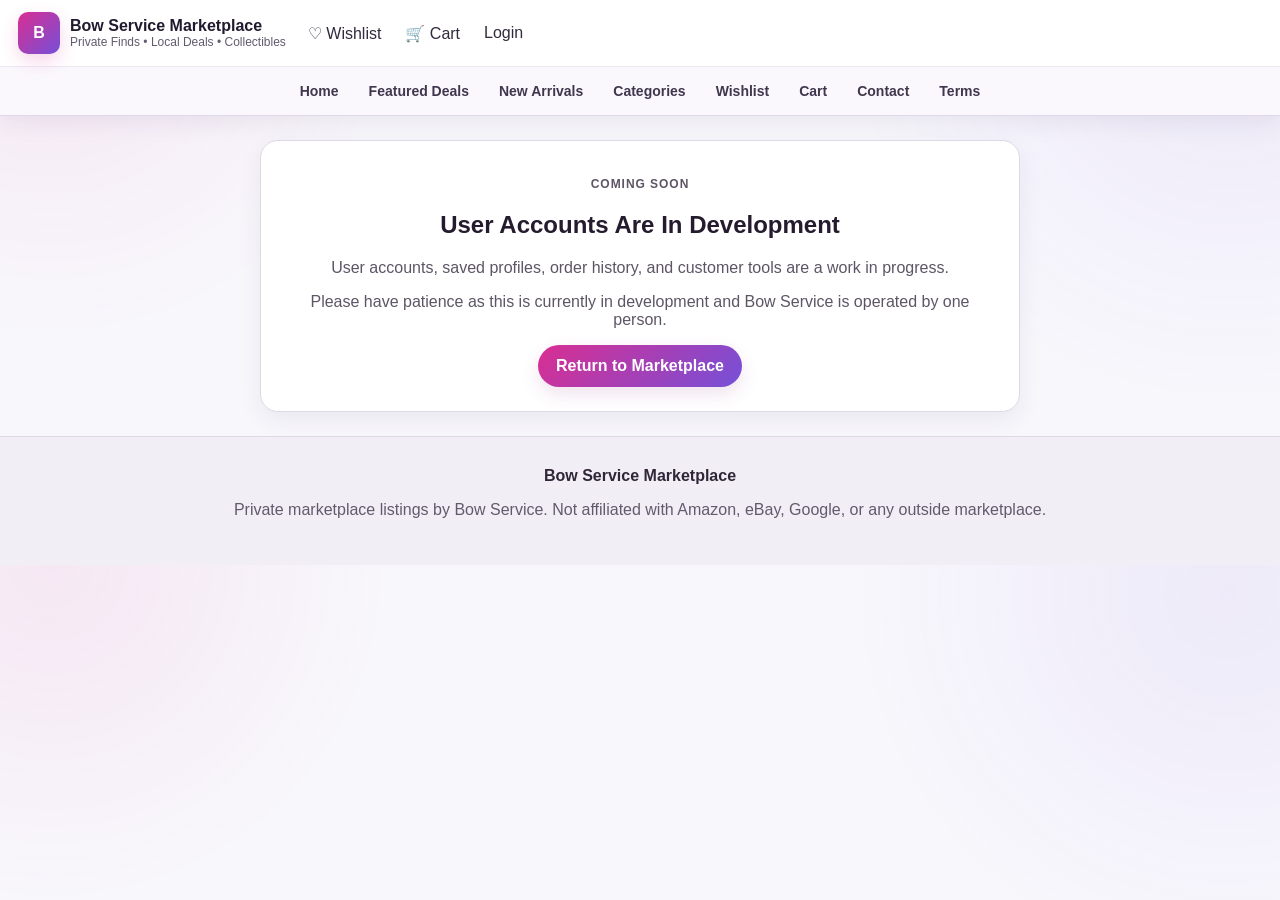
<file: pages/login.html>
<!DOCTYPE html><html lang="en"><head><meta charset="UTF-8"><meta name="viewport" content="width=device-width, initial-scale=1.0"><title>Login | Bow Service Marketplace</title><link rel="stylesheet" href="../css/styles.css"><link rel="stylesheet" href="../css/responsive.css"></head><body><div id="toast" class="toast"></div><header class="site-header"><div class="header-top"><button class="menu-btn" id="mobileMenuBtn">☰</button><a class="brand" href="../index.html"><span class="brand-mark">B</span><span><strong>Bow Service Marketplace</strong><small>Private Finds • Local Deals • Collectibles</small></span></a><div class="header-actions"><a class="header-action link-action" href="wishlist.html">♡ Wishlist</a><a class="header-action link-action" href="cart.html">🛒 Cart</a><a class="header-action link-action" href="login.html">Login</a></div></div><nav class="nav-bar" id="navBar"><a href="../index.html">Home</a><a href="deals.html">Featured Deals</a><a href="new-arrivals.html">New Arrivals</a><a href="categories.html">Categories</a><a href="wishlist.html">Wishlist</a><a href="cart.html">Cart</a><a href="contact.html">Contact</a><a href="terms.html">Terms</a></nav></header><main class="simple-page"><section class="admin-hero center-page"><p class="eyebrow">Coming Soon</p><h1>User Accounts Are In Development</h1><p>User accounts, saved profiles, order history, and customer tools are a work in progress.</p><p>Please have patience as this is currently in development and Bow Service is operated by one person.</p><a class="primary-btn" href="../index.html">Return to Marketplace</a></section></main><footer><strong>Bow Service Marketplace</strong><p>Private marketplace listings by Bow Service. Not affiliated with Amazon, eBay, Google, or any outside marketplace.</p></footer><script src="../config.js"></script><script src="../js/utils.js"></script><script src="../js/store.js"></script><script src="../js/shared-pages.js"></script></body></html>
</file>
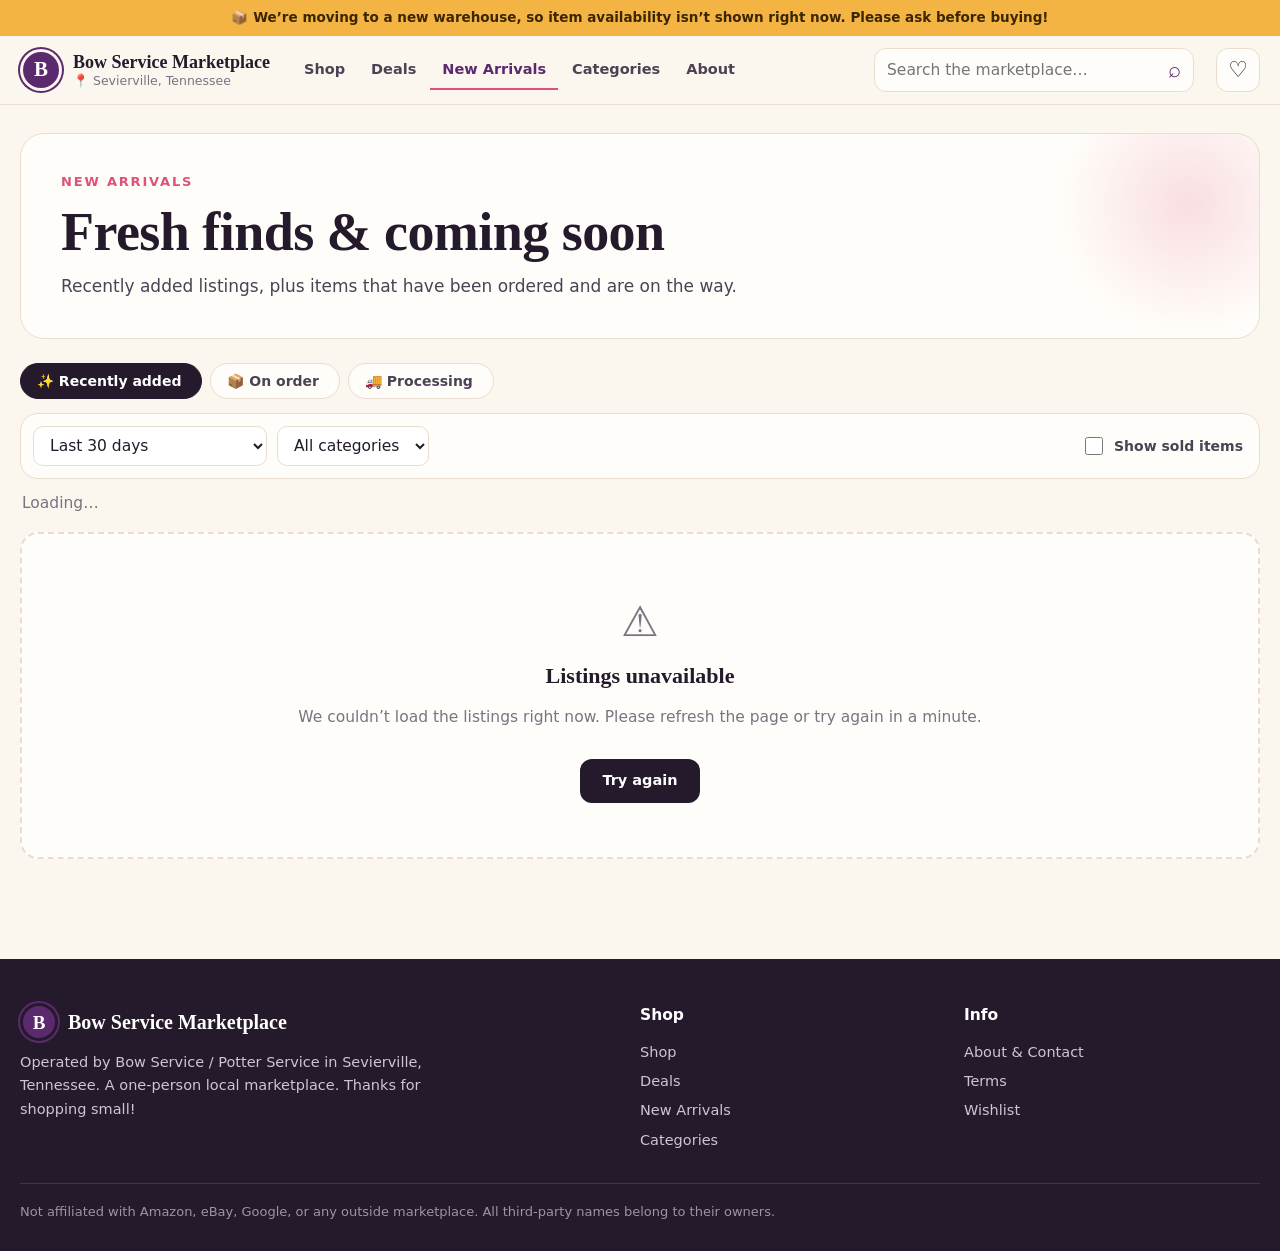
<file: pages/new-arrivals.html>
<!DOCTYPE html>
<html lang="en">
<head>
  <meta charset="UTF-8">
  <meta name="viewport" content="width=device-width, initial-scale=1">
  <title>New Arrivals | Bow Service Marketplace</title>
  <meta name="description" content="Recently added items and items on the way at Bow Service Marketplace.">
  <link rel="icon" href="data:image/svg+xml,<svg xmlns='http://www.w3.org/2000/svg' viewBox='0 0 100 100'><rect width='100' height='100' rx='24' fill='%236f2b7c'/><text x='50' y='70' font-size='62' text-anchor='middle' fill='white' font-family='Segoe UI,Arial' font-weight='800'>B</text></svg>">
  <link rel="stylesheet" href="../assets/css/site.css">
</head>
<body data-page="arrivals">
  <main class="wrap" id="page">
    <section class="page-head">
      <p class="eyebrow">New arrivals</p>
      <h1>Fresh finds &amp; coming soon</h1>
      <p>Recently added listings, plus items that have been ordered and are on the way.</p>
    </section>

    <div class="tabs" role="tablist" id="tabs">
      <button class="tab" role="tab" data-tab="recent" aria-selected="true">✨ Recently added <span class="n" id="nRecent"></span></button>
      <button class="tab" role="tab" data-tab="ordered" aria-selected="false">📦 On order <span class="n" id="nOrdered"></span></button>
      <button class="tab" role="tab" data-tab="processing" aria-selected="false">🚚 Processing <span class="n" id="nProcessing"></span></button>
    </div>

    <div class="toolbar">
      <select id="aRange" aria-label="Added within">
        <option value="7">Added in the last 7 days</option>
        <option value="14">Last 14 days</option>
        <option value="30" selected>Last 30 days</option>
        <option value="90">Last 90 days</option>
        <option value="all">Any time</option>
      </select>
      <select id="aCat" aria-label="Category"><option value="">All categories</option></select>
      <span class="grow"></span>
      <label class="check"><input type="checkbox" id="aSold"> Show sold items</label>
    </div>
    <div class="result-line"><span id="aResult">Loading…</span></div>
    <div class="grid" id="grid"></div>
    <div class="load-more"><button class="btn btn-ghost" id="loadMore" hidden>Show more</button></div>
  </main>
  <script src="../config.js"></script>
  <script src="../assets/js/core.js"></script>
  <script src="../assets/js/pages.js"></script>
</body>
</html>
</file>
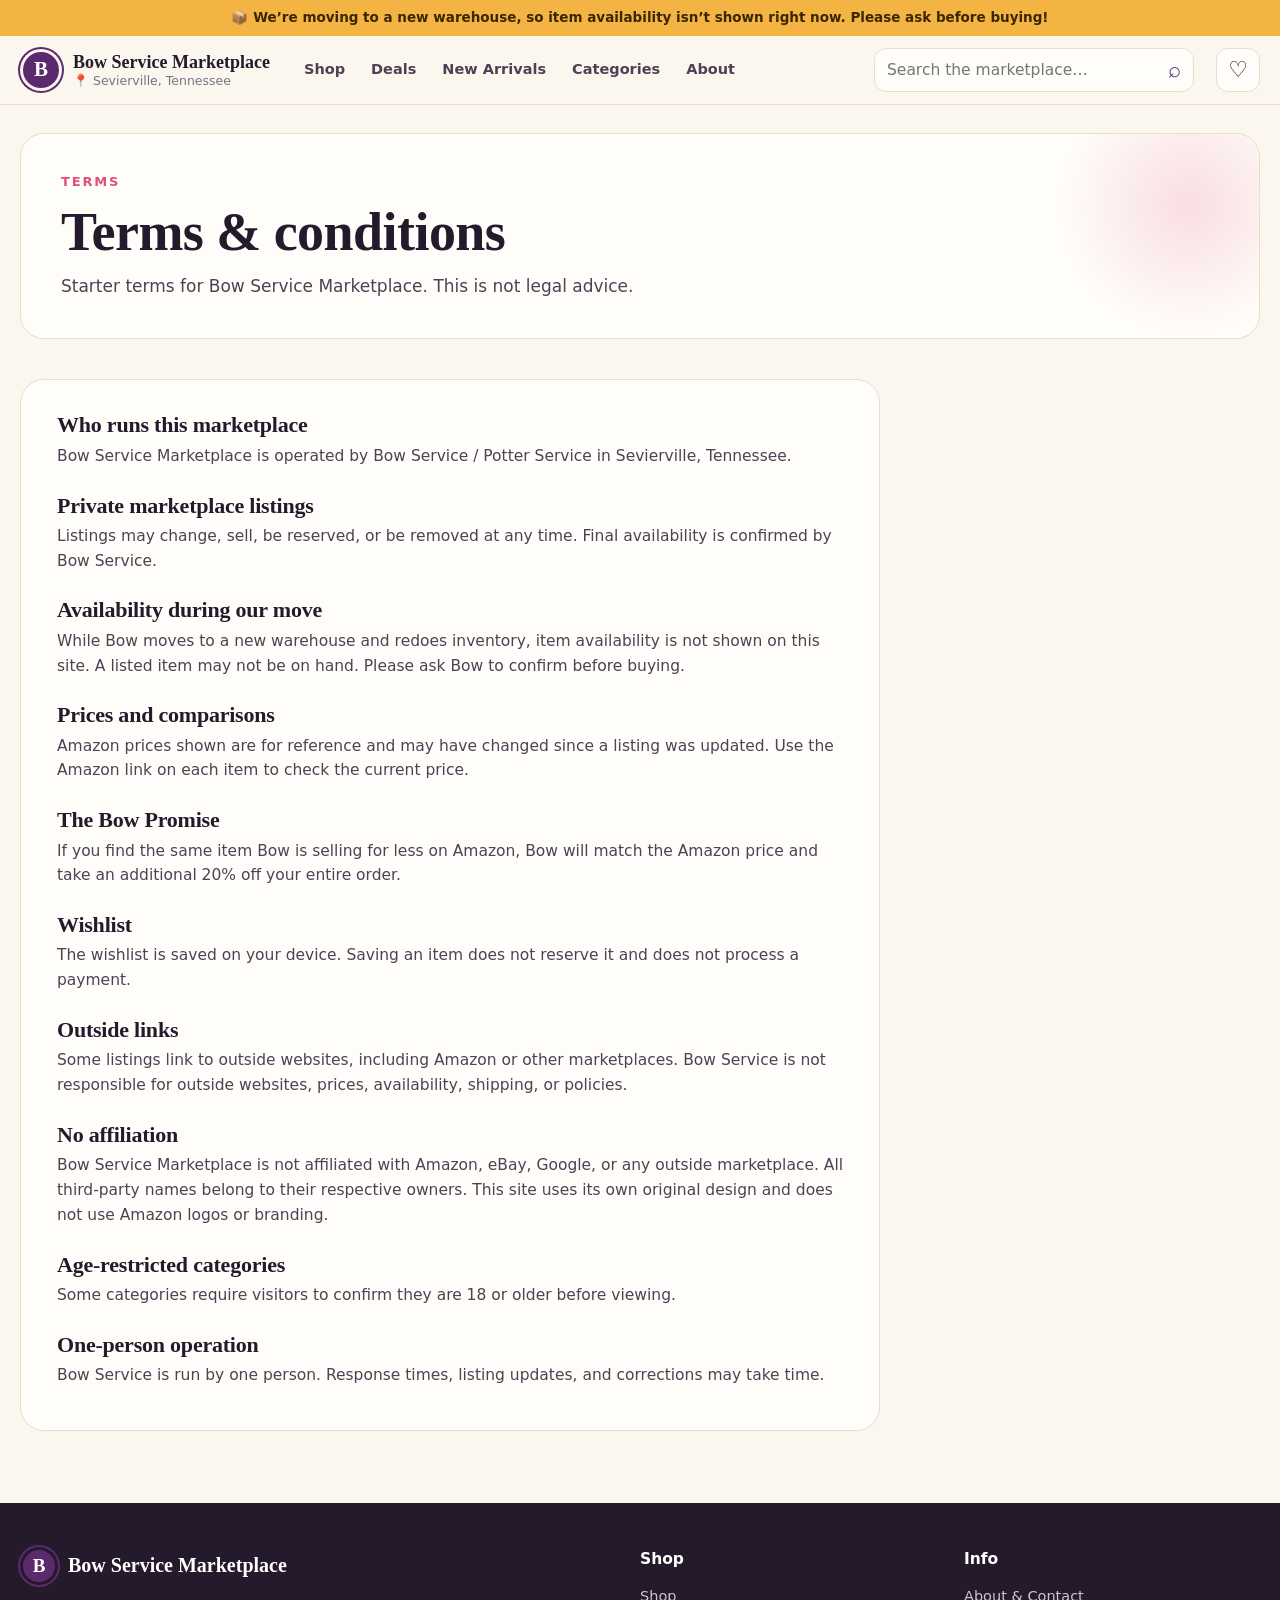
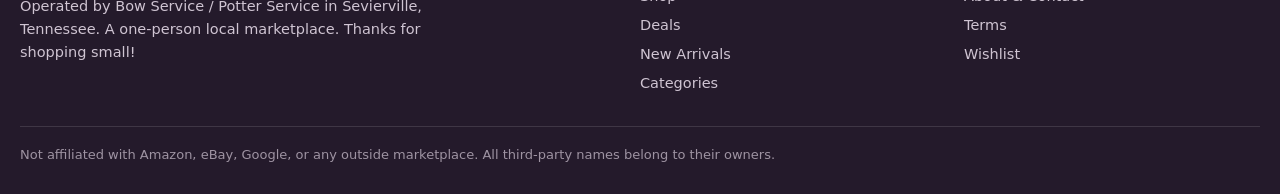
<file: pages/terms.html>
<!DOCTYPE html>
<html lang="en">
<head>
  <meta charset="UTF-8">
  <meta name="viewport" content="width=device-width, initial-scale=1">
  <title>Terms | Bow Service Marketplace</title>
  <meta name="description" content="Terms for using Bow Service Marketplace.">
  <link rel="icon" href="data:image/svg+xml,<svg xmlns='http://www.w3.org/2000/svg' viewBox='0 0 100 100'><rect width='100' height='100' rx='24' fill='%236f2b7c'/><text x='50' y='70' font-size='62' text-anchor='middle' fill='white' font-family='Segoe UI,Arial' font-weight='800'>B</text></svg>">
  <link rel="stylesheet" href="../assets/css/site.css">
</head>
<body data-page="terms">
  <main class="wrap" id="page">
    <section class="page-head">
      <p class="eyebrow">Terms</p>
      <h1>Terms &amp; conditions</h1>
      <p>Starter terms for Bow Service Marketplace. This is not legal advice.</p>
    </section>
    <section class="section">
      <div class="prose">
        <h2>Who runs this marketplace</h2>
        <p>Bow Service Marketplace is operated by Bow Service / Potter Service in Sevierville, Tennessee.</p>
        <h2>Private marketplace listings</h2>
        <p>Listings may change, sell, be reserved, or be removed at any time. Final availability is confirmed by Bow Service.</p>
        <h2>Availability during our move</h2>
        <p>While Bow moves to a new warehouse and redoes inventory, item availability is not shown on this site. A listed item may not be on hand. Please ask Bow to confirm before buying.</p>
        <h2>Prices and comparisons</h2>
        <p>Amazon prices shown are for reference and may have changed since a listing was updated. Use the Amazon link on each item to check the current price.</p>
        <h2>The Bow Promise</h2>
        <p>If you find the same item Bow is selling for less on Amazon, Bow will match the Amazon price and take an additional 20% off your entire order.</p>
        <h2>Wishlist</h2>
        <p>The wishlist is saved on your device. Saving an item does not reserve it and does not process a payment.</p>
        <h2>Outside links</h2>
        <p>Some listings link to outside websites, including Amazon or other marketplaces. Bow Service is not responsible for outside websites, prices, availability, shipping, or policies.</p>
        <h2>No affiliation</h2>
        <p>Bow Service Marketplace is not affiliated with Amazon, eBay, Google, or any outside marketplace. All third-party names belong to their respective owners. This site uses its own original design and does not use Amazon logos or branding.</p>
        <h2>Age-restricted categories</h2>
        <p>Some categories require visitors to confirm they are 18 or older before viewing.</p>
        <h2>One-person operation</h2>
        <p>Bow Service is run by one person. Response times, listing updates, and corrections may take time.</p>
      </div>
    </section>
  </main>
  <script src="../config.js"></script>
  <script src="../assets/js/core.js"></script>
  <script src="../assets/js/pages.js"></script>
</body>
</html>
</file>
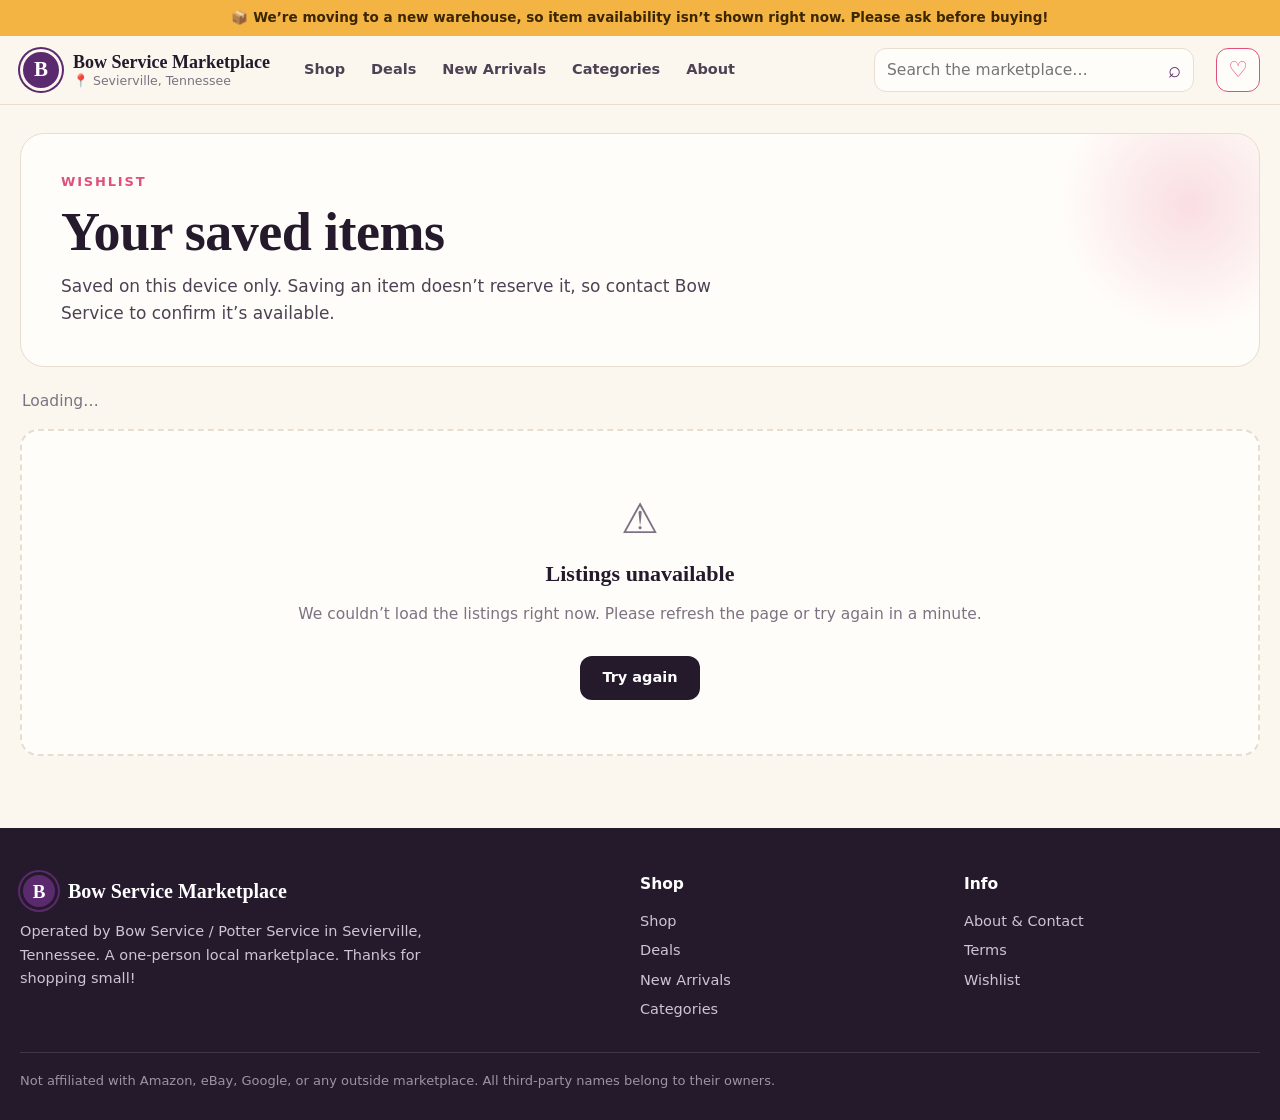
<file: pages/wishlist.html>
<!DOCTYPE html>
<html lang="en">
<head>
  <meta charset="UTF-8">
  <meta name="viewport" content="width=device-width, initial-scale=1">
  <title>Wishlist | Bow Service Marketplace</title>
  <meta name="description" content="Items you have saved at Bow Service Marketplace.">
  <link rel="icon" href="data:image/svg+xml,<svg xmlns='http://www.w3.org/2000/svg' viewBox='0 0 100 100'><rect width='100' height='100' rx='24' fill='%236f2b7c'/><text x='50' y='70' font-size='62' text-anchor='middle' fill='white' font-family='Segoe UI,Arial' font-weight='800'>B</text></svg>">
  <link rel="stylesheet" href="../assets/css/site.css">
</head>
<body data-page="wishlist">
  <main class="wrap" id="page">
    <section class="page-head">
      <p class="eyebrow">Wishlist</p>
      <h1>Your saved items</h1>
      <p>Saved on this device only. Saving an item doesn’t reserve it, so contact Bow Service to confirm it’s available.</p>
    </section>
    <div class="result-line" style="margin-top:22px"><span id="wResult">Loading…</span><button class="btn btn-ghost btn-sm" id="wClear" hidden>Clear wishlist</button></div>
    <div class="grid" id="grid"></div>
  </main>
  <script src="../config.js"></script>
  <script src="../assets/js/core.js"></script>
  <script src="../assets/js/pages.js"></script>
</body>
</html>
</file>
<file: assets/css/site.css>
/* Bow Service Marketplace: warm, local-shop design. One stylesheet for the whole site. */
:root {
  --cream: #fbf6ee;
  --cream-2: #f4ece0;
  --paper: #fffdf9;
  --ink: #241a2b;
  --ink-2: #4d4254;
  --ink-3: #7d7282;
  --line: #e8ddcf;
  --plum: #5b2a6e;
  --plum-d: #431d53;
  --plum-l: #efe3f2;
  --rose: #e0507a;
  --rose-d: #c63d66;
  --gold: #f3b443;
  --gold-l: #fff1d6;
  --green: #1d7a4c;
  --green-l: #e3f4ea;
  --ok: #1d7a4c; --ok-bg: #e3f4ea;
  --info: #2357a8; --info-bg: #e6eefb;
  --warn: #8f5600; --warn-bg: #fff0d4;
  --muted: #6e6573; --muted-bg: #efe9ef;
  --r: 18px;
  --r-sm: 12px;
  --shadow: 0 1px 0 rgba(36,26,43,.04), 0 8px 24px rgba(36,26,43,.07);
  --shadow-lg: 0 18px 50px rgba(36,26,43,.16);
  --serif: "Iowan Old Style", "Palatino Linotype", Palatino, "Book Antiqua", Georgia, serif;
  --sans: "Segoe UI", system-ui, -apple-system, Roboto, "Helvetica Neue", Arial, sans-serif;
}
* { box-sizing: border-box; }
html { scroll-behavior: smooth; scroll-padding-top: 90px; }
body { margin: 0; font: 15.5px/1.6 var(--sans); color: var(--ink); background: var(--cream); -webkit-font-smoothing: antialiased; }
img { max-width: 100%; display: block; }
a { color: var(--plum); }
h1, h2, h3 { margin: 0; line-height: 1.15; color: var(--ink); }
h1, h2 { font-family: var(--serif); font-weight: 700; letter-spacing: -.01em; }
.wrap { width: min(1240px, 100% - 36px); margin-inline: auto; }
.sr { position: absolute; width: 1px; height: 1px; overflow: hidden; clip: rect(0 0 0 0); }
[hidden] { display: none !important; }
:focus-visible { outline: 3px solid var(--rose); outline-offset: 2px; border-radius: 6px; }
.kicker { margin: 0 0 8px; font-size: 13px; font-weight: 700; letter-spacing: .14em; text-transform: uppercase; color: var(--rose); }
.kicker.light { color: #ffc3d6; }

/* ---------- buttons ---------- */
.btn { display: inline-flex; align-items: center; justify-content: center; gap: 8px; padding: 12px 20px; border-radius: 12px; border: 2px solid transparent;
  font: 700 14.5px/1.1 var(--sans); text-decoration: none; cursor: pointer; white-space: nowrap; transition: background .15s, border-color .15s, color .15s, transform .06s; }
.btn:active { transform: translateY(1px); }
.btn-dark, .btn-primary { background: var(--ink); color: #fff; }
.btn-dark:hover, .btn-primary:hover { background: var(--plum-d); }
.btn-pink { background: var(--rose); color: #fff; }
.btn-pink:hover { background: var(--rose-d); }
.btn-outline, .btn-ghost { background: transparent; color: var(--ink); border-color: var(--ink); }
.btn-outline:hover, .btn-ghost:hover { background: var(--ink); color: #fff; }
.btn-light { background: rgba(255,255,255,.12); color: #fff; border-color: rgba(255,255,255,.5); }
.btn-light:hover { background: #fff; color: var(--plum-d); }
.btn-sm { padding: 8px 12px; font-size: 13px; border-radius: 10px; }
.btn-block { width: 100%; }
.pill { display: inline-block; padding: 2px 9px; border-radius: 999px; font-size: 12px; font-weight: 700; white-space: nowrap; }
.pill-ok { color: var(--ok); background: var(--ok-bg); } .pill-info { color: var(--info); background: var(--info-bg); }
.pill-warn { color: var(--warn); background: var(--warn-bg); } .pill-muted { color: var(--muted); background: var(--muted-bg); }

/* ---------- header ---------- */
.notice-bar { background: var(--gold); color: #3b2600; font-size: 13.5px; font-weight: 600; text-align: center; padding: 7px 0; }
.site-header { position: sticky; top: 0; z-index: 50; background: rgba(251,246,238,.92); backdrop-filter: blur(12px) saturate(1.3); border-bottom: 1px solid var(--line); }
.header-row { display: flex; align-items: center; gap: 22px; padding: 12px 0; }
.brand { display: flex; align-items: center; gap: 11px; text-decoration: none; color: var(--ink); flex-shrink: 0; }
.brand-mark { width: 42px; height: 42px; border-radius: 50%; display: grid; place-items: center; background: var(--plum); color: #fff;
  font: 700 21px/1 var(--serif); box-shadow: inset 0 0 0 3px var(--cream), 0 0 0 2px var(--plum); }
.brand-text { display: flex; flex-direction: column; line-height: 1.2; }
.brand-text strong { font: 700 18px/1.15 var(--serif); }
.brand-text small { font-size: 12.5px; color: var(--ink-3); }
.nav { display: flex; gap: 2px; }
.nav a { color: var(--ink-2); text-decoration: none; font-weight: 600; font-size: 14.5px; padding: 8px 12px; border-radius: 10px; white-space: nowrap; }
.nav a:hover { color: var(--plum); background: var(--plum-l); }
.nav a[aria-current="page"] { color: var(--plum); box-shadow: inset 0 -2px 0 var(--rose); border-radius: 0; }
.search { margin-left: auto; display: flex; align-items: center; background: var(--paper); border: 1.5px solid var(--line); border-radius: 12px; width: min(320px, 100%); }
.search:focus-within { border-color: var(--plum); box-shadow: 0 0 0 4px var(--plum-l); }
.search input { flex: 1; min-width: 0; border: 0; background: transparent; font: inherit; padding: 9px 12px; outline: none; }
.search button { border: 0; background: transparent; font-size: 22px; line-height: 1; padding: 6px 12px; cursor: pointer; color: var(--plum); }
.wish-link { position: relative; width: 44px; height: 44px; display: grid; place-items: center; border-radius: 12px; font-size: 22px; color: var(--ink); text-decoration: none; border: 1.5px solid var(--line); background: var(--paper); flex-shrink: 0; }
.wish-link:hover, .wish-link[aria-current="page"] { border-color: var(--rose); color: var(--rose); }
.wish-link .count { position: absolute; top: -6px; right: -6px; min-width: 20px; height: 20px; padding: 0 5px; border-radius: 999px; background: var(--rose); color: #fff; font-size: 11px; font-weight: 800; display: grid; place-items: center; }

/* ---------- home hero ---------- */
.hero { overflow: hidden; padding: 48px 0 30px; background:
  radial-gradient(600px 300px at 90% 10%, rgba(224,80,122,.12), transparent 70%),
  radial-gradient(500px 300px at 0% 100%, rgba(243,180,67,.16), transparent 70%); }
.hero-grid { display: grid; grid-template-columns: 1.05fr 1fr; gap: 40px; align-items: center; }
.hero h1 { font-size: clamp(42px, 6vw, 76px); line-height: 1.02; letter-spacing: -.02em; }
.hero h1 em { font-style: italic; color: var(--rose); }
.hero .lead { font-size: 18px; color: var(--ink-2); max-width: 540px; margin: 18px 0 24px; }
.hero-search { display: flex; gap: 8px; background: var(--paper); border: 2px solid var(--ink); border-radius: 16px; padding: 6px; max-width: 540px; box-shadow: 6px 6px 0 var(--ink); }
.hero-search input { flex: 1; min-width: 0; border: 0; background: transparent; font: inherit; font-size: 17px; padding: 10px 12px; outline: none; }
.hero-links { display: flex; flex-wrap: wrap; gap: 8px; align-items: center; margin-top: 22px; font-size: 14px; }
.hero-links span { color: var(--ink-3); font-weight: 600; }
.hero-links a { text-decoration: none; color: var(--plum); background: var(--plum-l); padding: 5px 12px; border-radius: 999px; font-weight: 600; }
.hero-links a:hover { background: var(--plum); color: #fff; }
.collage { position: relative; height: 470px; }
.polaroid { position: absolute; width: 56%; background: #fff; padding: 12px 12px 44px; border-radius: 6px; box-shadow: var(--shadow-lg); transition: transform .3s; }
.polaroid img { width: 100%; aspect-ratio: 1; object-fit: contain; background: #fff; }
.polaroid .cap { position: absolute; left: 0; right: 0; bottom: 10px; text-align: center; font: 700 20px var(--serif); color: var(--ink); }
.polaroid .sticker { position: absolute; top: -12px; right: -12px; width: 62px; height: 62px; border-radius: 50%; background: var(--rose); color: #fff;
  display: grid; place-items: center; font: 800 16px var(--sans); transform: rotate(12deg); box-shadow: 0 4px 12px rgba(224,80,122,.4); }
.p1 { left: 2%; top: 2%; transform: rotate(-6deg); z-index: 2; }
.p2 { right: 0; top: 0; transform: rotate(5deg); width: 46%; }
.p3 { left: 14%; bottom: 0; transform: rotate(4deg); width: 44%; z-index: 3; }
.p4 { right: 6%; bottom: 4%; transform: rotate(-4deg); width: 42%; z-index: 1; }
.polaroid:hover { transform: rotate(0) scale(1.03); z-index: 5; }

/* moving notice */
.moving { display: flex; gap: 18px; align-items: flex-start; background: var(--gold-l); border: 2px dashed #e0a43a; border-radius: var(--r); padding: 20px 24px; margin-top: 8px; }
.moving-icon { font-size: 34px; line-height: 1; }
.moving h2 { font-size: 22px; margin-bottom: 4px; }
.moving p { margin: 0; color: #5a4320; }
.moving a { color: #7a4a00; font-weight: 700; }

/* numbers */
.numbers { display: grid; grid-template-columns: repeat(4, 1fr); gap: 0; margin-top: 30px; background: var(--paper); border: 1px solid var(--line); border-radius: var(--r); box-shadow: var(--shadow); }
.numbers > div { padding: 20px 22px; border-left: 1px solid var(--line); }
.numbers > div:first-child { border-left: 0; }
.numbers b { display: block; font: 700 34px/1.1 var(--serif); color: var(--plum); font-variant-numeric: tabular-nums; }
.numbers span { color: var(--ink-3); font-size: 14px; }

/* blocks */
.block { margin-top: 56px; }
.block-head { display: flex; align-items: flex-end; justify-content: space-between; gap: 16px; margin-bottom: 18px; flex-wrap: wrap; }
.block-head h2 { font-size: clamp(28px, 3.2vw, 38px); }
.more { font-weight: 700; text-decoration: none; color: var(--ink); border-bottom: 2px solid var(--rose); padding-bottom: 2px; white-space: nowrap; }
.more:hover { color: var(--rose); }
.rail { display: grid; grid-auto-flow: column; grid-auto-columns: minmax(220px, 240px); gap: 18px; overflow-x: auto; padding: 6px 4px 18px; scroll-snap-type: x mandatory; }
.rail > * { scroll-snap-align: start; }

/* promise band */
.promise-band { margin-top: 56px; display: flex; gap: 26px; align-items: center; padding: 34px 38px; border-radius: 24px; color: #fff;
  background: radial-gradient(500px 240px at 100% 0%, rgba(224,80,122,.55), transparent 70%), var(--plum-d); }
.promise-band h2 { color: #fff; font-size: clamp(26px, 3vw, 36px); margin-bottom: 8px; }
.promise-band p { margin: 0; color: #ecdcef; max-width: 760px; font-size: 16.5px; }
.promise-seal { flex-shrink: 0; width: 96px; height: 96px; border-radius: 50%; background: var(--cream); display: grid; place-items: center; font-size: 46px; box-shadow: 0 0 0 6px rgba(255,255,255,.18); }

/* category tiles (home) */
.cat-row { display: grid; grid-template-columns: repeat(8, 1fr); gap: 14px; }
.cat-tile { display: flex; flex-direction: column; align-items: center; text-align: center; text-decoration: none; color: var(--ink); gap: 4px; }
.cat-img { width: 100%; aspect-ratio: 1; border-radius: 50%; background: var(--paper); border: 1px solid var(--line); overflow: hidden; display: grid; place-items: center; box-shadow: var(--shadow); transition: transform .15s, border-color .15s; }
.cat-img img { width: 72%; height: 72%; object-fit: contain; }
.cat-tile:hover .cat-img { transform: translateY(-3px); border-color: var(--rose); }
.cat-name { font-weight: 700; margin-top: 6px; }
.cat-n { font-size: 13px; color: var(--ink-3); }

/* chips */
.chips { display: flex; gap: 8px; overflow-x: auto; padding: 2px 2px 12px; }
.chip { flex-shrink: 0; padding: 8px 15px; border-radius: 999px; background: var(--paper); border: 1.5px solid var(--line); color: var(--ink-2); font: 600 13.5px var(--sans); cursor: pointer; text-decoration: none; white-space: nowrap; }
.chip:hover { border-color: var(--ink); color: var(--ink); }
.chip.on { background: var(--ink); border-color: var(--ink); color: #fff; }
.chip.ghost { border-style: dashed; }
.chip .n { opacity: .6; font-weight: 500; margin-left: 5px; }

/* ---------- product card ---------- */
.grid { display: grid; grid-template-columns: repeat(auto-fill, minmax(220px, 1fr)); gap: 22px 18px; }
.card { position: relative; display: flex; flex-direction: column; background: var(--paper); border: 1px solid var(--line); border-radius: var(--r); overflow: hidden; transition: transform .15s, box-shadow .15s, border-color .15s; }
.card:hover { transform: translateY(-3px); box-shadow: var(--shadow-lg); border-color: #d9cbb9; }
.card-media { position: relative; aspect-ratio: 1; background: #fff; overflow: hidden; }
.card-media > a { position: absolute; inset: 0; }
.card-media img { width: 100%; height: 100%; object-fit: contain; padding: 16px; transition: transform .3s; }
.card:hover .card-media img { transform: scale(1.04); }
.tag-off { position: absolute; left: 12px; top: 12px; background: var(--rose); color: #fff; font-weight: 800; font-size: 13px; padding: 4px 9px; border-radius: 8px; }
.tag-new { position: absolute; left: 12px; bottom: 12px; background: var(--gold); color: #3b2600; font-weight: 800; font-size: 11.5px; letter-spacing: .08em; text-transform: uppercase; padding: 3px 8px; border-radius: 6px; }
.tag-sold { position: absolute; inset: auto 12px 12px auto; background: var(--ink); color: #fff; font-weight: 800; font-size: 12px; padding: 3px 9px; border-radius: 6px; }
.wish { position: absolute; right: 10px; top: 10px; width: 38px; height: 38px; border-radius: 50%; border: 0; background: rgba(255,255,255,.95);
  color: var(--ink-2); font-size: 19px; cursor: pointer; display: grid; place-items: center; box-shadow: 0 2px 10px rgba(0,0,0,.1); }
.wish:hover, .wish.on { color: var(--rose); }
.card-body { padding: 14px 16px 14px; display: flex; flex-direction: column; gap: 6px; flex: 1; border-top: 1px solid var(--line); }
.card-meta { display: flex; justify-content: space-between; gap: 8px; align-items: center; }
.card-cat { font-size: 12px; font-weight: 700; letter-spacing: .08em; text-transform: uppercase; color: var(--ink-3); text-decoration: none; white-space: nowrap; overflow: hidden; text-overflow: ellipsis; }
.card-cat:hover { color: var(--rose); }
.card-title { font: 600 15px/1.38 var(--sans); display: -webkit-box; -webkit-line-clamp: 2; -webkit-box-orient: vertical; overflow: hidden; min-height: calc(1.38em * 2); }
.card-title a { color: var(--ink); text-decoration: none; }
.card-title a::after { content: ""; position: absolute; inset: 0; z-index: 0; } /* whole card clickable */
.card .wish, .card .card-cat, .card .card-amz { position: relative; z-index: 1; }
.card .card-media .wish { position: absolute; z-index: 2; }
.price { display: flex; flex-direction: column; gap: 0; margin-top: auto; }
.price-now { font: 700 25px/1.15 var(--serif); color: var(--ink); font-variant-numeric: tabular-nums; }
.price-now.ask { font-size: 18px; color: var(--plum); }
.price-was { font-size: 13px; color: var(--ink-3); }
.price-lg .price-now { font-size: 40px; }
.price-lg .price-was { font-size: 15px; }
.card-foot { display: flex; justify-content: space-between; align-items: center; gap: 8px; margin-top: 6px; padding-top: 10px; border-top: 1px dashed var(--line); }
.save-line { font-size: 13px; font-weight: 800; color: var(--green); background: var(--green-l); padding: 2px 8px; border-radius: 6px; }
.card-amz { font-size: 13px; font-weight: 700; color: var(--ink-2); text-decoration: none; }
.card-amz:hover { color: var(--rose); }
.card.is-sold .card-media img { filter: grayscale(.8); opacity: .6; }

.skeleton .card-media { background: linear-gradient(90deg, #f3ece2 0%, #fbf7f1 50%, #f3ece2 100%); background-size: 200% 100%; animation: shimmer 1.2s infinite; }
.skeleton .card-body span { display: block; height: 12px; border-radius: 6px; background: #f0e8dc; }
.skeleton .card-body span.short { width: 45%; height: 22px; }
@keyframes shimmer { to { background-position: -200% 0; } }

/* ---------- toolbar / filters ---------- */
.toolbar { display: flex; flex-wrap: wrap; align-items: center; gap: 10px; padding: 12px; background: var(--paper); border: 1px solid var(--line); border-radius: var(--r); margin-bottom: 12px; }
.toolbar .grow { flex: 1; }
select, input[type="number"], input[type="text"], input[type="search"].field {
  font: inherit; color: var(--ink); background: #fff; border: 1.5px solid var(--line); border-radius: 10px; padding: 9px 12px; }
input[type="number"] { width: 140px; }
select:focus, input:focus { outline: none; border-color: var(--plum); box-shadow: 0 0 0 3px var(--plum-l); }
.check { display: inline-flex; align-items: center; gap: 8px; font-weight: 600; font-size: 14px; color: var(--ink-2); cursor: pointer; user-select: none; padding: 6px 4px; }
.check input { width: 18px; height: 18px; accent-color: var(--plum); }
.result-line { display: flex; justify-content: space-between; align-items: center; gap: 10px; flex-wrap: wrap; margin: 6px 2px 16px; color: var(--ink-3); }
.result-line b { color: var(--ink); }
.active-filters { display: flex; gap: 6px; flex-wrap: wrap; }
.active-filters button { border: 0; background: var(--plum-l); color: var(--plum); border-radius: 999px; padding: 5px 11px; font: 700 12.5px var(--sans); cursor: pointer; }
.load-more { display: flex; justify-content: center; margin-top: 28px; }
.empty { grid-column: 1 / -1; text-align: center; padding: 54px 20px; background: var(--paper); border: 2px dashed var(--line); border-radius: var(--r); color: var(--ink-3); }
.empty-icon { font-size: 42px; }
.empty h3 { font: 700 22px var(--serif); margin: 8px 0 6px; color: var(--ink); }
.empty .btn { margin-top: 14px; }

/* how it works */
.steps { list-style: none; margin: 0; padding: 0; display: grid; grid-template-columns: repeat(3, 1fr); gap: 18px; }
.steps li { background: var(--paper); border: 1px solid var(--line); border-radius: var(--r); padding: 24px; position: relative; }
.step-n { display: grid; place-items: center; width: 44px; height: 44px; border-radius: 50%; background: var(--rose); color: #fff; font: 700 20px var(--serif); margin-bottom: 12px; }
.steps h3 { font: 700 20px var(--serif); margin-bottom: 6px; }
.steps p { margin: 0; color: var(--ink-2); }

/* ---------- inner page header ---------- */
.page-head { margin-top: 28px; padding: 38px 40px; border-radius: 24px; background: var(--paper); border: 1px solid var(--line); position: relative; overflow: hidden; }
.page-head::after { content: ""; position: absolute; right: -60px; top: -60px; width: 260px; height: 260px; border-radius: 50%; background: radial-gradient(circle, rgba(224,80,122,.18), transparent 70%); }
.page-head h1 { font-size: clamp(34px, 4.5vw, 54px); }
.page-head p { color: var(--ink-2); margin: 10px 0 0; max-width: 680px; font-size: 17px; }
.page-head .eyebrow { margin: 0 0 8px; font-size: 13px; font-weight: 700; letter-spacing: .14em; text-transform: uppercase; color: var(--rose); }
.head-stats { display: flex; flex-wrap: wrap; gap: 28px; margin-top: 20px; }
.head-stats .stat b { display: block; font: 700 32px/1.1 var(--serif); color: var(--plum); }
.head-stats .stat span { color: var(--ink-3); font-size: 14px; }
.eyebrow { margin: 0 0 8px; font-size: 13px; font-weight: 700; letter-spacing: .14em; text-transform: uppercase; color: var(--rose); }

/* tabs */
.tabs { display: flex; gap: 8px; flex-wrap: wrap; margin: 24px 0 14px; }
.tab { border: 1.5px solid var(--line); background: var(--paper); color: var(--ink-2); border-radius: 999px; padding: 9px 16px; font: 700 14px var(--sans); cursor: pointer; }
.tab .n { opacity: .6; margin-left: 4px; }
.tab[aria-selected="true"] { background: var(--ink); color: #fff; border-color: var(--ink); }

/* featured deal */
.feature { display: grid; grid-template-columns: 360px 1fr; gap: 32px; align-items: center; background: var(--paper); border: 1px solid var(--line); border-radius: 24px; padding: 24px; box-shadow: var(--shadow); }
.feature-media { position: relative; display: block; aspect-ratio: 1; background: #fff; border-radius: var(--r); overflow: hidden; border: 1px solid var(--line); }
.feature-media img { position: absolute; inset: 0; width: 100%; height: 100%; object-fit: contain; padding: 20px; }
.feature-media .card-badges { position: absolute; left: 12px; top: 12px; }
.feature h2 { font-size: 28px; margin: 4px 0 14px; }
.feature .actions { display: flex; gap: 10px; flex-wrap: wrap; margin-top: 18px; }
.badge { display: inline-block; padding: 4px 10px; border-radius: 8px; font-size: 13px; font-weight: 800; }
.badge-deal { background: var(--rose); color: #fff; }
.badge-new { background: var(--gold); color: #3b2600; }
.card-badges { display: flex; gap: 6px; }

/* categories page */
.cat-grid { display: grid; grid-template-columns: repeat(auto-fill, minmax(210px, 1fr)); gap: 18px; }
.cat-card { display: flex; flex-direction: column; background: var(--paper); border: 1px solid var(--line); border-radius: var(--r); overflow: hidden; text-decoration: none; color: var(--ink); transition: transform .15s, box-shadow .15s; }
.cat-card:hover { transform: translateY(-3px); box-shadow: var(--shadow-lg); }
.cat-media { display: grid; grid-template-columns: 1fr 1fr; gap: 1px; background: var(--line); }
.cat-media img { width: 100%; min-width: 0; object-fit: contain; background: #fff; padding: 8px; aspect-ratio: 1.3; }
.cat-media.n2 img { aspect-ratio: .65; }
.cat-media.n1 { grid-template-columns: 1fr; }
.cat-body { margin-top: auto; padding: 12px 16px; display: flex; justify-content: space-between; align-items: baseline; gap: 8px; }
.cat-body strong { font: 700 18px var(--serif); }
.cat-body span { color: var(--ink-3); font-size: 13px; white-space: nowrap; }
.cat-card.locked .cat-media { filter: blur(10px); }

/* ---------- item page ---------- */
.crumbs { margin: 26px 0 16px; font-size: 14px; color: var(--ink-3); display: flex; gap: 6px; flex-wrap: wrap; }
.crumbs a { color: var(--plum); text-decoration: none; font-weight: 600; }
.crumbs a:hover { text-decoration: underline; }
.item-layout { display: grid; grid-template-columns: minmax(0, 1.1fr) minmax(0, 1fr); gap: 36px; align-items: start; }
.gallery { position: sticky; top: 120px; }
.gallery-main { position: relative; aspect-ratio: 1; background: #fff; border: 1px solid var(--line); border-radius: 24px; overflow: hidden; }
.gallery-main img { position: absolute; inset: 0; width: 100%; height: 100%; object-fit: contain; padding: 28px; }
.gallery-main .card-badges { position: absolute; left: 14px; top: 14px; }
.gallery-nav { position: absolute; top: 50%; transform: translateY(-50%); width: 46px; height: 46px; border-radius: 50%; border: 1.5px solid var(--line); background: rgba(255,255,255,.96); font-size: 26px; line-height: 1; cursor: pointer; color: var(--ink); box-shadow: var(--shadow); }
.gallery-nav:hover { border-color: var(--ink); }
.gallery-nav.prev { left: 14px; } .gallery-nav.next { right: 14px; }
.gallery-count { position: absolute; right: 14px; bottom: 14px; background: rgba(36,26,43,.75); color: #fff; font-size: 12px; font-weight: 700; padding: 3px 10px; border-radius: 999px; }
.thumbs { display: flex; gap: 8px; margin-top: 12px; overflow-x: auto; padding-bottom: 4px; }
.thumbs button { flex: 0 0 74px; height: 74px; border-radius: 12px; border: 2px solid var(--line); background: #fff; padding: 4px; cursor: pointer; }
.thumbs button img { width: 100%; height: 100%; object-fit: contain; }
.thumbs button.on { border-color: var(--rose); }
.buybox { background: var(--paper); border: 1px solid var(--line); border-radius: 24px; padding: 28px; }
.buybox .top { display: flex; gap: 8px; align-items: center; }
.buybox h1 { font-size: 30px; line-height: 1.2; margin: 10px 0 18px; }
.compare { display: grid; grid-template-columns: 1fr 1fr; gap: 10px; margin-bottom: 12px; }
.compare > div { border-radius: var(--r-sm); padding: 14px 16px; }
.compare small { display: block; font-size: 12px; font-weight: 700; letter-spacing: .08em; text-transform: uppercase; color: var(--ink-3); }
.compare b { font: 700 30px/1.2 var(--serif); font-variant-numeric: tabular-nums; }
.compare .amz { background: var(--cream-2); }
.compare .amz b { color: var(--ink-3); text-decoration: line-through; text-decoration-thickness: 2px; }
.compare .bow { background: var(--plum-l); }
.compare .bow b { color: var(--plum-d); }
.savings-banner { background: var(--green-l); color: var(--green); font-weight: 800; border-radius: var(--r-sm); padding: 11px 14px; margin-bottom: 4px; }
.buy-actions { display: grid; gap: 10px; margin: 18px 0 22px; }
.details { display: grid; grid-template-columns: max-content 1fr; gap: 9px 20px; margin: 0; font-size: 14.5px; padding-top: 18px; border-top: 1px dashed var(--line); }
.details dt { color: var(--ink-3); font-weight: 600; }
.details dd { margin: 0; overflow-wrap: anywhere; }
.desc { color: var(--ink-2); white-space: pre-line; }
.mini-promise { margin-top: 18px; background: var(--plum-d); color: #ecdcef; border-radius: var(--r-sm); padding: 14px 16px; font-size: 14px; }
.mini-promise b { color: #fff; }
.ask-note { margin-top: 14px; background: var(--gold-l); color: #5a4320; border-radius: var(--r-sm); padding: 12px 14px; font-size: 14px; }
.notice { display: flex; gap: 14px; align-items: flex-start; border-radius: var(--r); padding: 18px 20px; margin-bottom: 18px; }
.notice.sold { background: var(--paper); border: 1px solid var(--line); }
.notice .ico { font-size: 28px; }
.notice h2 { font-size: 20px; margin-bottom: 4px; }
.notice p { margin: 0 0 10px; color: var(--ink-3); }

/* content pages */
.info-grid { display: grid; grid-template-columns: repeat(auto-fit, minmax(240px, 1fr)); gap: 16px; }
.info { background: var(--paper); border: 1px solid var(--line); border-radius: var(--r); padding: 22px; }
.info .ico { font-size: 28px; }
.info h3 { font: 700 20px var(--serif); margin: 10px 0 6px; }
.info p { margin: 0; color: var(--ink-2); font-size: 15px; }
.section { margin-top: 40px; }
.section-head { display: flex; align-items: flex-end; justify-content: space-between; gap: 16px; margin-bottom: 16px; flex-wrap: wrap; }
.section-head h2 { font-size: 30px; }
.link-more { font-weight: 700; text-decoration: none; color: var(--ink); border-bottom: 2px solid var(--rose); }
.prose { background: var(--paper); border: 1px solid var(--line); border-radius: 24px; padding: 32px 36px; max-width: 860px; }
.prose h2 { font-size: 22px; margin: 24px 0 6px; }
.prose h2:first-child { margin-top: 0; }
.prose p { color: var(--ink-2); margin: 0 0 10px; }
.location-card { display: flex; gap: 18px; align-items: center; background: var(--plum-d); color: #ecdcef; border-radius: 24px; padding: 28px 32px; }
.location-card h2 { color: #fff; font-size: 28px; }
.location-card p { margin: 6px 0 0; }
.location-card .pin { font-size: 44px; }

/* ---------- modal & toast ---------- */
.modal-backdrop { position: fixed; inset: 0; z-index: 100; background: rgba(36,26,43,.55); display: grid; place-items: center; padding: 20px; animation: fade .15s; }
.modal { background: var(--paper); border-radius: 24px; padding: 30px; max-width: 420px; width: 100%; text-align: center; box-shadow: var(--shadow-lg); }
.modal-icon { font-size: 42px; }
.modal h2 { margin: 6px 0 8px; font-size: 26px; }
.modal p { color: var(--ink-3); margin: 0 0 20px; }
.modal-actions { display: flex; gap: 10px; justify-content: center; flex-wrap: wrap; }
@keyframes fade { from { opacity: 0; } }
.toast { position: fixed; left: 50%; bottom: 24px; transform: translate(-50%, 20px); background: var(--ink); color: #fff; padding: 12px 20px; border-radius: 12px;
  font-weight: 700; font-size: 14px; opacity: 0; pointer-events: none; transition: opacity .2s, transform .2s; z-index: 120; box-shadow: var(--shadow-lg); }
.toast.show { opacity: 1; transform: translate(-50%, 0); }

/* ---------- footer ---------- */
.site-footer { margin-top: 72px; background: var(--ink); color: #cfc4d2; padding: 44px 0 28px; }
.footer-grid { display: grid; grid-template-columns: 2fr 1fr 1fr; gap: 28px; }
.footer-grid strong { display: block; color: #fff; margin-bottom: 10px; }
.foot-brand { display: flex; align-items: center; gap: 10px; color: #fff; font: 700 20px var(--serif); margin-bottom: 10px; }
.foot-brand .brand-mark { box-shadow: inset 0 0 0 3px var(--ink), 0 0 0 2px var(--plum); width: 38px; height: 38px; font-size: 19px; }
.footer-grid a { display: block; color: #cfc4d2; text-decoration: none; padding: 3px 0; font-size: 14.5px; }
.footer-grid a:hover { color: #fff; }
.footer-grid p { margin: 0; font-size: 14.5px; max-width: 420px; }
.footer-grid .fine { grid-column: 1 / -1; border-top: 1px solid rgba(255,255,255,.12); padding-top: 18px; font-size: 13px; color: #9e93a2; max-width: none; }

/* ---------- responsive ---------- */
@media (max-width: 1080px) {
  .header-row { flex-wrap: wrap; row-gap: 6px; }
  .nav { order: 4; width: 100%; overflow-x: auto; scrollbar-width: none; margin: 0 -4px; }
  .nav::-webkit-scrollbar { display: none; }
  .cat-row { grid-template-columns: repeat(4, 1fr); }
}
@media (max-width: 960px) {
  .hero-grid { grid-template-columns: 1fr; }
  .collage { height: 340px; max-width: 520px; width: 100%; margin: 0 auto; }
  .item-layout { grid-template-columns: 1fr; }
  .gallery { position: static; }
  .feature { grid-template-columns: 1fr; }
  .feature-media { max-width: 380px; }
  .numbers { grid-template-columns: repeat(2, 1fr); }
  .numbers > div:nth-child(3) { border-left: 0; }
  .numbers > div:nth-child(n+3) { border-top: 1px solid var(--line); }
  .steps { grid-template-columns: 1fr; }
}
@media (max-width: 720px) {
  .wrap { width: calc(100% - 24px); }
  .header-row { flex-wrap: wrap; gap: 10px; }
  .brand-text strong { font-size: 16px; }
  .search { order: 3; width: 100%; }
  .wish-link { margin-left: auto; }
  .hero { padding-top: 30px; }
  .hero-search { box-shadow: 4px 4px 0 var(--ink); }
  .collage { height: 280px; }
  .moving { flex-direction: column; gap: 8px; padding: 18px; }
  .promise-band { flex-direction: column; align-items: flex-start; padding: 26px; }
  .promise-seal { width: 70px; height: 70px; font-size: 34px; }
  .cat-row { grid-template-columns: repeat(4, 1fr); gap: 10px; }
  .cat-name { font-size: 13px; }
  .cat-n { display: none; }
  .grid { grid-template-columns: repeat(2, minmax(0, 1fr)); gap: 12px; }
  .card-body { padding: 12px; }
  .card-title { font-size: 14px; }
  .price-now { font-size: 21px; }
  .card-amz { display: none; }
  .page-head { padding: 26px; border-radius: 18px; }
  .footer-grid { grid-template-columns: 1fr 1fr; }
  .footer-grid > div:first-child { grid-column: 1 / -1; }
  .prose { padding: 24px; }
  .buybox { padding: 22px; }
  .buybox h1 { font-size: 24px; }
  .location-card { flex-direction: column; align-items: flex-start; }
}
</file>
<file: css/styles.css>
:root{
  --ink:#121212;
  --muted:#666;
  --line:#d8d8d8;
  --panel:#ffffff;
  --bg:#eef1f4;
  --nav:#152232;
  --nav2:#243348;
  --accent:#ffb000;
  --accent2:#f5a000;
  --good:#087a2b;
  --bad:#a01818;
  --shadow:0 10px 30px rgba(0,0,0,.12);
}

*{box-sizing:border-box}
html{scroll-behavior:smooth}
body{margin:0;font-family:Arial,Helvetica,sans-serif;background:var(--bg);color:var(--ink)}
button,a{font:inherit}
button{cursor:pointer}
img{max-width:100%}

.site-header{position:sticky;top:0;z-index:20;box-shadow:0 2px 8px rgba(0,0,0,.18)}
.header-top{display:flex;gap:14px;align-items:center;background:var(--nav);color:#fff;padding:12px 18px}
.menu-btn{display:none;background:transparent;color:white;border:0;font-size:26px}
.brand{display:flex;gap:10px;align-items:center;color:#fff;text-decoration:none;min-width:240px}
.brand-mark{display:grid;place-items:center;width:42px;height:42px;border-radius:10px;background:linear-gradient(135deg,var(--accent),#ff7b00);font-weight:900;color:#111}
.brand small{display:block;color:#b7c4d5;font-size:12px}
.search-box{display:flex;flex:1;max-width:850px}
.search-box select{border:0;padding:0 8px;background:#f2f2f2;border-radius:7px 0 0 7px}
.search-box input{flex:1;border:0;padding:12px;font-size:16px}
.search-box button{border:0;background:var(--accent);padding:0 18px;border-radius:0 7px 7px 0;font-weight:700}
.header-actions{display:flex;gap:8px}
.header-action{position:relative;border:0;background:transparent;color:white;padding:8px;text-decoration:none}
.header-action b{position:absolute;right:-4px;top:-4px;background:var(--accent);color:#111;border-radius:999px;min-width:20px;padding:2px;font-size:12px}
.nav-bar{display:flex;gap:18px;background:var(--nav2);padding:9px 18px}
.nav-bar a{color:#fff;text-decoration:none;font-size:14px}

.hero{display:grid;grid-template-columns:1.7fr .9fr;gap:20px;align-items:center;padding:38px 24px;background:linear-gradient(135deg,#fff7df,#ffffff)}
.hero h1{font-size:clamp(32px,5vw,56px);line-height:1.02;margin:8px 0}
.eyebrow{text-transform:uppercase;font-size:12px;font-weight:800;color:#7b4f00;letter-spacing:.08em}
.hero p{font-size:18px;color:#333}
.hero-actions{display:flex;gap:12px;flex-wrap:wrap}
.primary-btn,.secondary-btn{display:inline-flex;align-items:center;justify-content:center;padding:12px 18px;border-radius:999px;text-decoration:none;border:0;font-weight:800}
.primary-btn{background:var(--accent);color:#111}
.secondary-btn{background:#fff;color:#111;border:1px solid var(--line)}
.full{width:100%}
.hero-card{background:var(--panel);border-radius:18px;padding:22px;box-shadow:var(--shadow)}
.mini-stats{display:grid;grid-template-columns:repeat(3,1fr);gap:8px}
.mini-stats span{background:#f5f6f7;border-radius:12px;padding:12px;text-align:center;color:var(--muted)}
.mini-stats b{display:block;font-size:28px;color:var(--ink)}

.layout{display:grid;grid-template-columns:280px 1fr;gap:20px;padding:20px}
.filters{background:var(--panel);border-radius:16px;padding:16px;align-self:start;position:sticky;top:116px;box-shadow:0 2px 12px rgba(0,0,0,.07)}
.filter-head{display:flex;justify-content:space-between;align-items:center}
.filters label{display:block;font-weight:700;margin-top:14px}
.filters select,.filters input{width:100%;padding:10px;border:1px solid var(--line);border-radius:9px;margin-top:6px}
.checkline{display:flex!important;gap:8px;align-items:center}
.checkline input{width:auto}
.filter-box{background:#f7f7f7;border-radius:12px;padding:12px;margin-top:16px;font-size:13px;color:var(--muted)}

.content{min-width:0}
.deal-strip,.admin-panel{background:var(--panel);padding:18px;border-radius:16px;margin-bottom:18px}
.deal-rail{display:flex;gap:12px;overflow:auto;padding-bottom:6px}
.deal-card{min-width:180px;background:#fff;border:1px solid var(--line);border-radius:14px;padding:10px;text-align:left}
.deal-card img{height:110px;width:100%;object-fit:cover;border-radius:10px}
.deal-card span{display:block;margin:8px 0;height:40px;overflow:hidden}

.section-title{display:flex;align-items:end;justify-content:space-between;margin:6px 0 14px}
.section-title h2{margin:0;font-size:32px}
.view-actions button{border:1px solid var(--line);background:#fff;padding:8px 12px;border-radius:10px}
.view-actions .active{background:var(--nav);color:white}

.loading,.empty-state{background:#fff;border-radius:16px;padding:28px;text-align:center}
.product-grid{display:grid;grid-template-columns:repeat(auto-fill,minmax(250px,1fr));gap:16px}
.product-card{position:relative;background:var(--panel);border-radius:16px;overflow:hidden;box-shadow:0 4px 16px rgba(0,0,0,.08);display:flex;flex-direction:column}
.product-card .wish-btn{position:absolute;top:10px;right:10px;z-index:2;border:0;border-radius:999px;background:#fff;width:38px;height:38px;font-size:20px;box-shadow:0 2px 8px rgba(0,0,0,.15)}
.image-btn{border:0;background:#fff;padding:0}
.image-btn img{width:100%;height:230px;object-fit:cover;display:block}
.product-info{padding:14px;display:flex;flex-direction:column;gap:8px;flex:1}
.category{color:var(--muted);font-size:13px;margin:0}
.product-info h3{font-size:18px;margin:0;line-height:1.25}
.product-info h3 button{border:0;background:transparent;text-align:left;font-weight:800;padding:0}
.desc{color:#444;line-height:1.35;display:-webkit-box;-webkit-line-clamp:3;-webkit-box-orient:vertical;overflow:hidden}
.price-row{display:flex;gap:10px;align-items:center}
.price-row strong,.modal-price{font-size:24px;font-weight:900}
.discount{background:#ffe3e3;color:#8a0d0d;border-radius:999px;padding:4px 8px;font-size:12px}
.meta{display:flex;gap:8px;flex-wrap:wrap;font-size:12px}
.meta span{background:#f1f3f5;border-radius:999px;padding:4px 8px}
.meta .ok{background:#e8f8ed;color:var(--good)}
.meta .bad{background:#fdecec;color:var(--bad)}
.product-actions{display:flex;gap:8px;margin-top:auto}
.product-actions button,.modal-actions button,.modal-actions a{flex:1;border:0;background:var(--accent);color:#111;border-radius:999px;padding:10px;text-decoration:none;text-align:center;font-weight:800}
.product-actions button:nth-child(2){background:#f1f3f5}
button:disabled{opacity:.5;cursor:not-allowed}

.product-grid.list{display:flex;flex-direction:column}
.product-grid.list .product-card{display:grid;grid-template-columns:220px 1fr}
.product-grid.list .image-btn img{height:100%}

.drawer{position:fixed;top:0;right:-420px;width:min(420px,100%);height:100vh;background:#fff;z-index:50;box-shadow:var(--shadow);transition:.25s;display:flex;flex-direction:column}
.drawer.open{right:0}
.drawer-header,.drawer-footer{padding:16px;border-bottom:1px solid var(--line);display:flex;justify-content:space-between;align-items:center}
.drawer-footer{border-top:1px solid var(--line);border-bottom:0;display:block;margin-top:auto}
.drawer-header button{border:0;background:#f2f2f2;border-radius:999px;width:34px;height:34px;font-size:22px}
.drawer-items{padding:16px;overflow:auto}
.drawer-item{display:flex;gap:10px;border-bottom:1px solid var(--line);padding:10px 0}
.drawer-item img{width:68px;height:68px;object-fit:cover;border-radius:10px}
.drawer-item strong,.drawer-item span{display:block}
.drawer-item button{border:0;background:#f1f3f5;border-radius:8px;margin-top:6px;padding:6px 8px}
.total-row{display:flex;justify-content:space-between;font-size:20px;margin-bottom:12px}

.modal-backdrop{position:fixed;inset:0;background:rgba(0,0,0,.65);z-index:60;display:grid;place-items:center;padding:20px}
.modal{background:#fff;border-radius:18px;max-width:1000px;width:100%;max-height:92vh;overflow:auto;position:relative;padding:20px}
.modal-close{position:absolute;right:14px;top:14px;border:0;background:#f2f2f2;border-radius:999px;width:40px;height:40px;font-size:24px}
.product-modal-layout{display:grid;grid-template-columns:1fr 1fr;gap:20px}
.modal-gallery{display:grid;gap:10px}
.modal-gallery img{width:100%;max-height:360px;object-fit:contain;background:#f5f5f5;border-radius:14px}
.detail-list{display:grid;grid-template-columns:140px 1fr;gap:8px}
.detail-list dt{font-weight:800}
.detail-list dd{margin:0;color:#444}
.modal-actions{display:flex;gap:10px;flex-wrap:wrap;margin-top:16px}

.toast{position:fixed;bottom:20px;left:50%;transform:translateX(-50%) translateY(20px);background:#111;color:#fff;padding:12px 18px;border-radius:999px;opacity:0;pointer-events:none;z-index:100;transition:.2s}
.toast.show{opacity:1;transform:translateX(-50%) translateY(0)}

footer{text-align:center;color:#666;padding:30px}

.admin-wrap{padding:24px}
.admin-hero,.dashboard-grid,.admin-panel{margin-bottom:18px}
.admin-hero{background:#fff;border-radius:18px;padding:24px}
.dashboard-grid{display:grid;grid-template-columns:repeat(4,1fr);gap:14px}
.dash-card{background:#fff;border-radius:16px;padding:18px;box-shadow:0 4px 16px rgba(0,0,0,.08)}
.dash-card span{color:#666}
.dash-card strong{display:block;font-size:32px;margin-top:8px}
.category-breakdown{display:grid;grid-template-columns:repeat(auto-fill,minmax(180px,1fr));gap:10px}
.category-breakdown div{display:flex;justify-content:space-between;background:#f5f6f7;border-radius:12px;padding:12px}
.admin-search{padding:10px;border:1px solid var(--line);border-radius:10px}
.table-wrap{overflow:auto}
table{width:100%;border-collapse:collapse;background:#fff}
th,td{padding:10px;border-bottom:1px solid var(--line);text-align:left}
.table-img{width:54px;height:54px;object-fit:cover;border-radius:8px}

.readme-page{background:#fff}
.readme{max-width:900px;margin:auto;padding:30px;line-height:1.55}
.readme pre{background:#f5f6f7;padding:14px;border-radius:12px;overflow:auto}


/* FIX: keep product modal fully hidden until JavaScript opens it */
.modal-backdrop[hidden],
#productModal[hidden] {
  display: none !important;
}

#productModal:not([hidden]) {
  display: grid !important;
}

.modal:empty,
#modalContent:empty {
  display: none;
}


/* Public Bow Service Marketplace additions */
.trust-row {
  display: grid;
  grid-template-columns: repeat(4, 1fr);
  gap: 14px;
  padding: 18px 24px;
  background: #ffffff;
  border-bottom: 1px solid var(--line);
}

.trust-row div {
  background: #f7f8fa;
  border-radius: 14px;
  padding: 14px;
}

.trust-row strong,
.trust-row span {
  display: block;
}

.trust-row span {
  color: var(--muted);
  margin-top: 4px;
  font-size: 14px;
}

.category-showcase {
  background: var(--panel);
  padding: 18px;
  border-radius: 16px;
  margin-bottom: 18px;
}

.category-chips {
  display: grid;
  grid-template-columns: repeat(auto-fill, minmax(160px, 1fr));
  gap: 12px;
}

.category-chip {
  border: 1px solid var(--line);
  background: linear-gradient(135deg, #ffffff, #fff7df);
  border-radius: 14px;
  padding: 14px;
  text-align: left;
}

.category-chip strong,
.category-chip span {
  display: block;
}

.category-chip span {
  color: var(--muted);
  font-size: 13px;
  margin-top: 4px;
}

.info-panels {
  display: grid;
  grid-template-columns: repeat(3, 1fr);
  gap: 14px;
  margin: 22px 0;
}

.info-panels div {
  background: #ffffff;
  border-radius: 16px;
  padding: 18px;
}

.section-title.tight {
  margin-top: 0;
}

@media (max-width: 900px) {
  .trust-row,
  .info-panels {
    grid-template-columns: 1fr 1fr;
  }
}

@media (max-width: 560px) {
  .trust-row,
  .info-panels {
    grid-template-columns: 1fr;
  }
}


/* v2 public updates */
.category-showcase {
  display: none !important;
}

.sold-toggle {
  background: #fff7df;
  border: 1px solid #f0d28a;
  border-radius: 12px;
  padding: 10px;
  margin-top: 14px;
}

.age-modal {
  background: #ffffff;
  border-radius: 20px;
  max-width: 460px;
  padding: 26px;
  box-shadow: var(--shadow);
  text-align: center;
}

.age-modal h2 {
  margin-top: 0;
}

.age-actions {
  display: flex;
  gap: 12px;
  justify-content: center;
  flex-wrap: wrap;
  margin-top: 18px;
}


/* v3 multipage additions */
.link-action{text-decoration:none}.product-info h3 a{color:inherit;text-decoration:none}
.button-link{display:inline-flex;align-items:center;justify-content:center;border:0;background:var(--accent);color:#111;border-radius:999px;padding:10px;text-decoration:none;font-weight:800;flex:1;text-align:center}
.secondary-action{background:#f1f3f5}.small-btn{padding:9px 12px;font-size:14px}
.sold-card{opacity:.82}.sold-card::after{content:"SOLD";position:absolute;left:12px;top:12px;background:#a01818;color:#fff;font-weight:900;font-size:12px;border-radius:999px;padding:6px 10px}
.simple-page,.item-page{padding:24px;max-width:1280px;margin:0 auto}.breadcrumb{margin-bottom:16px;color:var(--muted)}.breadcrumb a{color:var(--nav);font-weight:800;text-decoration:none}
.item-detail{display:grid;grid-template-columns:1.1fr .9fr;gap:22px;background:#fff;border-radius:18px;padding:20px;box-shadow:0 4px 16px rgba(0,0,0,.08)}
.item-gallery{display:grid;gap:12px}.item-gallery img{width:100%;max-height:520px;object-fit:contain;background:#f5f6f7;border-radius:16px}.item-buybox h1{font-size:clamp(28px,4vw,46px);margin:6px 0}
.sold-notice{background:#fff2f2;border:1px solid #f0b7b7;color:#5a0c0c;border-radius:18px;padding:20px;margin-bottom:18px}.similar-section{margin-top:24px}
.cart-page{display:grid;grid-template-columns:1fr 320px;gap:20px}.cart-page-item{display:flex;gap:14px;background:#fff;border-radius:16px;padding:14px;margin-bottom:12px}.cart-page-item img{width:110px;height:110px;object-fit:cover;border-radius:12px}
.cart-summary{background:#fff;border-radius:16px;padding:18px;align-self:start;position:sticky;top:110px}.cart-summary strong{display:block;font-size:32px;margin-bottom:14px}
.center-page{text-align:center;max-width:760px;margin:0 auto}.legal-page{background:#fff;border-radius:18px}.remove-wide{width:100%;border:0;border-radius:999px;padding:10px;margin:-6px 0 14px;background:#f1f3f5;font-weight:800}
@media(max-width:900px){.item-detail,.cart-page{grid-template-columns:1fr}.cart-summary{position:static}}


/* v4 fixes */
.deal-card {
  color: var(--ink) !important;
  text-decoration: none !important;
  box-shadow: 0 4px 16px rgba(0,0,0,.08);
  transition: transform .16s ease, box-shadow .16s ease;
}

.deal-card:hover {
  transform: translateY(-2px);
  box-shadow: 0 8px 22px rgba(0,0,0,.14);
}

.deal-card span,
.deal-card strong {
  color: var(--ink);
  text-decoration: none;
}

.carousel-gallery {
  display: block;
}

.main-image-wrap {
  position: relative;
  background: #f5f6f7;
  border-radius: 18px;
  overflow: hidden;
  min-height: 360px;
  display: grid;
  place-items: center;
}

.main-image-wrap img {
  width: 100%;
  height: min(520px, 62vh);
  object-fit: contain;
  display: block;
}

.carousel-btn {
  position: absolute;
  top: 50%;
  transform: translateY(-50%);
  border: 0;
  width: 44px;
  height: 44px;
  border-radius: 999px;
  background: rgba(255,255,255,.92);
  box-shadow: 0 2px 12px rgba(0,0,0,.18);
  font-size: 32px;
  line-height: 1;
  z-index: 2;
}

.carousel-btn.prev { left: 12px; }
.carousel-btn.next { right: 12px; }

.thumb-row {
  display: flex;
  gap: 10px;
  overflow-x: auto;
  margin-top: 12px;
  padding-bottom: 6px;
}

.thumb-btn {
  border: 2px solid transparent;
  border-radius: 12px;
  background: #fff;
  padding: 4px;
  min-width: 82px;
}

.thumb-btn.active {
  border-color: var(--accent);
}

.thumb-btn img {
  width: 72px;
  height: 72px;
  object-fit: cover;
  border-radius: 8px;
}

.modal-price {
  color: #111;
}

@media (max-width: 560px) {
  .main-image-wrap {
    min-height: 260px;
  }
  .main-image-wrap img {
    height: 320px;
  }
}


/* v6 mobile cleanup and categories page */
.mini-action-row {
  display: flex;
  gap: 10px;
  flex-wrap: wrap;
  justify-content: flex-end;
}

.category-page-grid {
  display: grid;
  grid-template-columns: repeat(auto-fill, minmax(210px, 1fr));
  gap: 14px;
}

.category-page-card {
  background: linear-gradient(135deg, #ffffff, #fff7df);
  border: 1px solid var(--line);
  border-radius: 18px;
  padding: 20px;
  color: var(--ink);
  text-decoration: none;
  box-shadow: 0 4px 16px rgba(0,0,0,.08);
}

.category-page-card strong,
.category-page-card span {
  display: block;
}

.category-page-card strong {
  font-size: 20px;
}

.category-page-card span {
  color: var(--muted);
  margin-top: 6px;
}

@media (max-width: 700px) {
  body {
    overflow-x: hidden;
  }

  .header-top {
    display: grid;
    grid-template-columns: auto 1fr;
    gap: 10px;
    align-items: center;
    padding: 10px;
  }

  .brand {
    min-width: 0;
    width: 100%;
  }

  .brand strong {
    font-size: 15px;
  }

  .brand small {
    font-size: 11px;
  }

  .header-actions {
    grid-column: 1 / -1;
    display: grid;
    grid-template-columns: repeat(3, 1fr);
    width: 100%;
    gap: 6px;
  }

  .header-action {
    background: rgba(255,255,255,.08);
    border-radius: 10px;
    text-align: center;
    padding: 9px 4px;
    font-size: 13px;
  }

  .search-box {
    grid-column: 1 / -1;
    order: unset;
    min-width: 0 !important;
    width: 100%;
    max-width: 100%;
    display: grid;
    grid-template-columns: 78px 1fr;
  }

  .search-box select {
    width: 78px;
    min-width: 0;
    border-radius: 9px 0 0 9px;
  }

  .search-box input {
    min-width: 0;
    width: 100%;
    border-radius: 0 9px 9px 0;
  }

  .search-box button {
    grid-column: 1 / -1;
    border-radius: 9px;
    margin-top: 6px;
    padding: 10px;
    width: 100%;
  }

  .nav-bar {
    overflow-x: auto;
    white-space: nowrap;
  }

  .hero {
    padding: 22px 12px;
  }

  .hero h1 {
    font-size: 30px;
  }

  .section-title {
    align-items: flex-start;
    gap: 10px;
  }

  .mini-action-row {
    width: 100%;
    justify-content: flex-start;
  }

  .mini-action-row .small-btn {
    flex: 1;
    min-width: 145px;
  }

  .category-page-grid {
    grid-template-columns: 1fr;
  }
}


/* v7 browse modal + stronger mobile no-side-scroll fixes */
html, body {
  max-width: 100%;
  overflow-x: hidden;
}

* {
  min-width: 0;
}

img, video, canvas, iframe {
  max-width: 100%;
}

.browse-choice-modal {
  background: #ffffff;
  border-radius: 22px;
  max-width: 520px;
  width: min(520px, calc(100vw - 28px));
  padding: 28px;
  box-shadow: var(--shadow);
  position: relative;
  text-align: center;
}

.browse-choice-modal h2 {
  margin: 6px 0;
  font-size: clamp(26px, 5vw, 38px);
}

.browse-choice-actions {
  display: grid;
  grid-template-columns: 1fr 1fr;
  gap: 12px;
  margin-top: 18px;
}

.browse-choice-actions .primary-btn,
.browse-choice-actions .secondary-btn {
  width: 100%;
}

@media (max-width: 760px) {
  .site-header,
  .header-top,
  .nav-bar,
  .hero,
  .trust-row,
  .layout,
  .content,
  .filters,
  .deal-strip,
  .product-grid,
  .simple-page,
  .item-page,
  .admin-hero,
  .info-panels,
  .cart-page,
  .item-detail,
  footer {
    max-width: 100vw;
  }

  .header-top {
    width: 100%;
  }

  .search-box {
    overflow: hidden;
  }

  .search-box input,
  .search-box select,
  .search-box button {
    max-width: 100%;
  }

  .section-title {
    display: block;
  }

  .section-title .view-actions,
  .section-title .mini-action-row {
    margin-top: 10px;
  }

  .deal-rail {
    max-width: 100%;
    overflow-x: auto;
  }

  .deal-card {
    min-width: 165px;
    max-width: 185px;
  }

  .product-grid {
    grid-template-columns: 1fr !important;
  }

  .product-grid.list .product-card {
    grid-template-columns: 1fr !important;
  }

  .product-card {
    width: 100%;
  }

  .image-btn img {
    height: 240px;
  }

  .drawer {
    width: 100vw;
  }

  .modal {
    width: calc(100vw - 24px);
    max-width: calc(100vw - 24px);
    padding: 14px;
  }

  .browse-choice-actions {
    grid-template-columns: 1fr;
  }

  .cart-page-item {
    display: grid;
    grid-template-columns: 86px 1fr;
  }

  .cart-page-item img {
    width: 86px;
    height: 86px;
  }

  .nav-bar.open {
    display: flex;
    overflow-x: auto;
  }
}

@media (max-width: 420px) {
  .brand-mark {
    width: 36px;
    height: 36px;
  }

  .hero h1 {
    font-size: 26px;
  }

  .hero p {
    font-size: 15px;
  }

  .primary-btn,
  .secondary-btn,
  .button-link {
    padding: 11px 12px;
  }

  .mini-stats b {
    font-size: 22px;
  }

  .filters,
  .deal-strip,
  .category-showcase,
  .info-panels div,
  .admin-hero,
  .item-detail,
  .cart-summary {
    padding: 14px;
  }
}


/* v8 category redirect fix */
.category-page-card {
  cursor: pointer;
  text-align: left;
  font: inherit;
}

.category-page-card:hover {
  transform: translateY(-2px);
  box-shadow: 0 8px 22px rgba(0,0,0,.14);
}

/* ===== Bow Marketplace 2026 light redesign ===== */
:root{
  --bow-bg:#f8f7fc;
  --bow-panel:#ffffff;
  --bow-panel-soft:#f4f0fb;
  --bow-pink:#d92e91;
  --bow-pink-dark:#a91d6c;
  --bow-purple:#7550d8;
  --bow-blue:#2778b8;
  --bow-text:#211a2f;
  --bow-muted:#625b6e;
  --bow-border:#ded8e8;
  --bow-shadow:0 12px 34px rgba(57,42,83,.10);
  --ink:#211a2f;
  --muted:#625b6e;
  --line:#ded8e8;
  --panel:#ffffff;
  --bg:#f8f7fc;
  --nav:#ffffff;
  --nav2:#faf8fd;
  --accent:#d92e91;
  --accent2:#7550d8;
}

body{
  background:
    radial-gradient(circle at 4% 0%,rgba(217,46,145,.08),transparent 25%),
    radial-gradient(circle at 96% 5%,rgba(117,80,216,.08),transparent 28%),
    var(--bow-bg);
  color:var(--bow-text);
}

.site-header{
  background:rgba(255,255,255,.96);
  border-bottom:1px solid var(--bow-border);
  box-shadow:0 5px 24px rgba(48,35,67,.08);
  backdrop-filter:blur(14px);
}
.header-top{background:#fff;color:var(--bow-text);max-width:1500px;margin:auto}
.brand{color:var(--bow-text)}
.brand-mark{
  color:#fff;
  background:linear-gradient(135deg,var(--bow-pink),var(--bow-purple));
  box-shadow:0 7px 18px rgba(217,46,145,.20)
}
.brand small{color:var(--bow-muted)}
.header-action{color:#322a3e}
.header-action:hover{background:#f5eff9;border-radius:10px}
.header-action b{background:var(--bow-pink);color:#fff}
.menu-btn{color:var(--bow-text)}
.nav-bar{background:#faf8fd;border-top:1px solid #eee9f3;justify-content:center;gap:10px}
.nav-bar a{color:#40364d;padding:7px 10px;border-radius:9px;font-weight:700}
.nav-bar a:hover{background:#f0e8f7;color:var(--bow-pink-dark)}

.search-box{
  background:#fff;
  border:1px solid #cbc3d7;
  border-radius:9px;
  overflow:hidden;
  box-shadow:0 5px 16px rgba(54,41,72,.07)
}
.search-box select,.search-box input{background:#fff;color:#211a2f}
.search-box button{background:linear-gradient(135deg,var(--bow-pink),var(--bow-purple));color:#fff}
.search-box input::placeholder{color:#807789}

.hero{
  max-width:1500px;
  margin:28px auto 18px;
  min-height:470px;
  border:1px solid #e1d7e9;
  border-radius:32px;
  padding:56px;
  background:
    radial-gradient(circle at 88% 22%,rgba(91,215,255,.22),transparent 26%),
    radial-gradient(circle at 76% 84%,rgba(217,46,145,.15),transparent 28%),
    linear-gradient(125deg,#fff 0%,#fdf8ff 46%,#f2e9ff 100%);
  box-shadow:var(--bow-shadow);
  position:relative;
  overflow:hidden;
}
.hero:after{
  content:"";position:absolute;right:-90px;top:-100px;width:410px;height:410px;border-radius:50%;
  background:radial-gradient(circle,rgba(117,80,216,.16),rgba(217,46,145,.08) 45%,transparent 70%);
}
.hero>div:first-child{max-width:800px;position:relative;z-index:2}
.hero .eyebrow,.eyebrow{color:var(--bow-pink-dark)}
.hero h1{font-size:clamp(3rem,5vw,5.5rem);line-height:.98;letter-spacing:-.05em;margin:10px 0 24px;color:#21172d}
.hero p{font-size:1.1rem;color:#534b5e;line-height:1.7}
.primary-btn,.button-link,.product-actions button,.modal-actions button,.modal-actions a{
  background:linear-gradient(135deg,var(--bow-pink),var(--bow-purple));
  color:#fff;
  border:0;
  box-shadow:0 7px 18px rgba(151,50,137,.14)
}
.primary-btn:hover,.button-link:hover{filter:brightness(.96)}
.secondary-btn,.secondary-action{
  background:#fff;color:#32273d;border:1px solid #cfc6da;box-shadow:none
}
.hero-card{
  position:relative;z-index:2;background:rgba(255,255,255,.88);color:var(--bow-text);
  border:1px solid #ded4e7;box-shadow:0 16px 45px rgba(67,49,88,.12);backdrop-filter:blur(8px)
}
.hero-card p{color:var(--bow-muted)}
.mini-stats span{background:#f6f1fa;color:var(--bow-muted);border:1px solid #e8dff0}
.mini-stats b{color:#292032}

.trust-row{
  max-width:1500px;margin:0 auto 30px;background:#fff;border:1px solid var(--bow-border);
  border-radius:22px;box-shadow:0 8px 24px rgba(57,42,83,.06)
}
.trust-row div{background:#faf8fc;border:1px solid #ede7f1}
.trust-row strong{color:#2a2034}.trust-row span{color:var(--bow-muted)}

.layout{max-width:1500px;gap:24px}
.filters{
  background:#fff;border:1px solid var(--bow-border);box-shadow:0 8px 25px rgba(57,42,83,.07);color:var(--bow-text)
}
.filters label{color:#322a3e}.filters select,.filters input{background:#fff;color:#211a2f;border:1px solid #cfc7d8}
.filters input::placeholder{color:#867d90}
.filter-box{background:#f7f2fb;color:#5e5368;border:1px solid #e7dced}
.sold-toggle{background:#fff8e8;border-color:#ead39a;color:#473b25}

.deal-strip,.admin-panel{
  background:#fff!important;border:1px solid var(--bow-border)!important;box-shadow:0 8px 25px rgba(57,42,83,.06)!important
}
.deal-strip .section-title{background:transparent!important}
.deal-rail{background:transparent!important}
.deal-card{
  background:#fff!important;color:#211a2f!important;border:1px solid #ddd6e5!important;
  box-shadow:0 5px 18px rgba(57,42,83,.08)
}
.deal-card:hover{transform:translateY(-2px);box-shadow:0 10px 24px rgba(57,42,83,.13)}
.deal-card span,.deal-card strong,.deal-card p,.deal-card a{color:#211a2f!important}

.section-title{color:var(--bow-text)}
.section-title h2{color:#241b2e}
.section-title .eyebrow{color:var(--bow-pink-dark)}
.view-actions button{background:#fff;color:#40364d;border:1px solid #d3cbdc}
.view-actions button.active{background:#372b45;color:#fff;border-color:#372b45}

.loading,.empty-state{
  background:#fff;color:#5e5669;border:1px solid #e3dce9;box-shadow:0 6px 20px rgba(57,42,83,.05)
}
.product-grid{gap:20px}
.product-card{
  background:#fff;color:var(--bow-text);border:1px solid #e0d9e6;box-shadow:0 8px 24px rgba(57,42,83,.08);
  transition:.2s transform,.2s border-color,.2s box-shadow
}
.product-card:hover{transform:translateY(-4px);border-color:#cba8d2;box-shadow:0 15px 32px rgba(57,42,83,.13)}
.product-card .image-btn{background:#f6f4f8}
.product-card .wish-btn{background:#fff;color:var(--bow-pink-dark);border:1px solid #ddd3e4}
.product-info h3,.product-info h3 a,.product-info h3 button{color:#241b2e}
.product-info .desc{color:#5b5363}.category{color:#776d81}
.price-row strong,.modal-price{color:#241b2e}
.discount{background:#fce9f4;color:#9e1f68;border:1px solid #f1cade}
.meta{color:#5e5668}
.meta span{background:#f3eff5;color:#544b5e;border:1px solid #e5dfe9}
.meta .ok{background:#eaf7ee;color:#176b35;border-color:#ccebd5}
.meta .bad{background:#fff0f0;color:#912222;border-color:#f0d0d0}
.product-actions button:nth-child(2),.remove-wide,.drawer-item button,.drawer-header button,.modal-close{
  background:#f3eff5;color:#332a3d;border:1px solid #ddd5e3
}
button:disabled{opacity:.55}

.drawer,.modal,.age-modal,.browse-choice-modal,
.item-detail,.cart-page-item,.cart-summary,.legal-page,.admin-hero,.admin-panel,.dash-card,.category-breakdown div{
  background:#fff;color:#241b2e;border:1px solid #e0d9e6;box-shadow:0 8px 25px rgba(57,42,83,.07)
}
.drawer-header,.drawer-footer{border-color:#e4dde9}
.drawer-item{border-color:#e5dfe9}
.drawer-item span,.modal p,.modal dd,.item-detail p,.item-detail dd,.cart-page-item span,
.legal-page p,.legal-page li,.admin-hero p,.admin-panel p,.dash-card span,.age-modal p,.browse-choice-modal p{color:#5d5565}
.modal h1,.modal h2,.modal h3,.item-detail h1,.item-detail h2,.item-detail h3,.cart-summary strong,
.admin-hero h1,.admin-panel h2,.admin-panel h3,.dash-card strong,.drawer strong,.age-modal h2,.browse-choice-modal h2{color:#241b2e}
.breadcrumb{color:#706879}.breadcrumb a{color:var(--bow-pink-dark)}
.sold-notice{background:#fff3f3;border-color:#edc4c4;color:#7a2020}
.main-image-wrap,.item-gallery img,.modal-gallery img{background:#f7f5f8}
.carousel-btn{background:#fff;color:#32293d;border:1px solid #ddd5e3}
.thumb-btn{background:#fff}.thumb-btn.active{border-color:var(--bow-pink)}

.category-page-card{
  background:linear-gradient(135deg,#fff,#faf5ff);color:#241b2e;border:1px solid #e0d8e7;
  box-shadow:0 6px 20px rgba(57,42,83,.07)
}
.category-page-card strong{color:#241b2e}.category-page-card span{color:#665d70}
.category-page-card:hover{border-color:#c8a5d0;box-shadow:0 11px 27px rgba(57,42,83,.12)}

.info-panels>div{background:#fff;border:1px solid #e0d9e6;box-shadow:0 7px 22px rgba(57,42,83,.06)}
.info-panels h3{color:#241b2e}.info-panels p{color:#61586b}

.admin-search,.modal input,.modal select,.modal textarea,.drawer input,.drawer select{
  background:#fff;color:#211a2f;border:1px solid #cec6d8
}
.category-breakdown div{background:#faf8fc;box-shadow:none}
table{background:#fff;color:#2a2134}
th,td{border-bottom-color:#e7e0eb}th{background:#faf8fc;color:#2d2337}td{color:#51495a}

footer{background:#f2eef6;color:#625a6c;border-top:1px solid #ded7e4}
footer strong{color:#302638}
.toast{background:#2b2134;color:#fff}

/* Accessible focus rings and clear text selection. */
a:focus-visible,button:focus-visible,input:focus-visible,select:focus-visible,textarea:focus-visible{
  outline:3px solid #6a55d7;outline-offset:2px
}
::selection{background:#f3cbe4;color:#241b2e}

@media(max-width:900px){
  .hero{padding:34px 24px;min-height:auto;border-radius:24px}
  .hero h1{font-size:clamp(2.7rem,12vw,4rem)}
  .hero-card{margin-top:28px}
}
@media(max-width:700px){
  .header-action{background:#f5f1f8;color:#332a3d}
  .nav-bar{background:#faf8fd}
}


/* Marketplace Buyout totals */
.buyout-stats{
  display:grid;
  grid-template-columns:repeat(2,minmax(0,1fr));
  gap:12px;
  margin-top:14px;
}
.buyout-stats span{
  display:flex;
  flex-direction:column;
  gap:3px;
  padding:14px;
  border:1px solid rgba(124,58,237,.18);
  border-radius:16px;
  background:rgba(255,255,255,.78);
}
.buyout-stats small{
  font-size:.72rem;
  font-weight:800;
  letter-spacing:.08em;
  color:#6d28d9;
}
.buyout-stats b{
  font-size:1.45rem;
  line-height:1.15;
  color:#172033;
}
.buyout-stats em{
  font-size:.75rem;
  font-style:normal;
  color:#5f6675;
}
.buyout-note{
  margin:10px 0 0;
  font-size:.78rem;
  color:#5f6675;
}
@media (max-width:600px){
  .buyout-stats{grid-template-columns:1fr;}
}


.bow-photo-discount{position:absolute;left:10px;top:10px;z-index:3;background:#35113e;color:#fff;border-radius:999px;padding:7px 10px;font-size:.76rem;font-weight:900;box-shadow:0 4px 12px rgba(0,0,0,.18)}


/* Bow Marketplace price comparison + aligned listing actions */
.bow-price-compare{display:flex;align-items:flex-end;gap:14px;flex-wrap:wrap;margin:10px 0 12px;}
.bow-price-compare .amazon-price,.bow-price-compare .our-price{display:flex;flex-direction:column;gap:2px;}
.bow-price-compare span{font-size:.72rem;font-weight:800;letter-spacing:.04em;text-transform:uppercase;color:#777;}
.bow-price-compare del{font-size:1rem;color:#8b8b8b;text-decoration-thickness:2px;}
.bow-price-compare .our-price strong{font-size:1.35rem;line-height:1;color:#5b1b68;}
.item-price-compare{padding:12px 0;margin:2px 0 14px;}
.item-price-compare .our-price strong{font-size:2rem;}
.product-card .product-info{display:flex;flex-direction:column;height:100%;}
.product-card .product-actions{margin-top:auto;display:grid;grid-template-columns:1fr 1fr;gap:8px;width:100%;}
.product-card .product-actions a,.product-card .product-actions button{box-sizing:border-box;width:100%;min-height:42px;display:flex;align-items:center;justify-content:center;text-align:center;margin:0;}
.arrival-actions{display:grid!important;grid-template-columns:1fr 1fr;gap:8px;}
.arrival-actions>*{width:100%;box-sizing:border-box;display:flex!important;align-items:center;justify-content:center;text-align:center;}
@media(max-width:560px){.product-card .product-actions,.arrival-actions{grid-template-columns:1fr}.bow-price-compare{gap:10px}.item-price-compare .our-price strong{font-size:1.65rem}}

/* Bow Marketplace all-pages consistency */
.arrival-actions{display:grid;grid-template-columns:1fr 1fr;gap:8px;align-items:stretch;margin-top:auto;}
.arrival-actions .arrival-view,.arrival-actions .arrival-wish{box-sizing:border-box;width:100%;min-height:42px;display:flex;align-items:center;justify-content:center;text-align:center;margin:0;border-radius:999px;font-weight:800;}
.arrival-actions .arrival-view{background:var(--accent);color:#111;text-decoration:none;padding:10px;}
.arrival-actions .secondary-action,.product-actions .secondary-action{background:#f1f3f5;color:#222;}
.arrival-actions .arrival-wish{grid-column:1/-1;}
.top-deal-was{text-decoration:line-through;text-decoration-thickness:2px;color:#777;}
.modal-actions{display:grid;grid-template-columns:1fr 1fr;gap:8px;}
.modal-actions a,.modal-actions button{box-sizing:border-box;min-height:42px;display:flex;align-items:center;justify-content:center;margin:0;}
@media(max-width:560px){.arrival-actions,.modal-actions{grid-template-columns:1fr}.arrival-actions .arrival-wish{grid-column:auto;}}
</file>
<file: css/responsive.css>
@media (max-width: 900px){
  .header-top{flex-wrap:wrap}
  .menu-btn{display:block}
  .brand{min-width:0}
  .search-box{order:3;min-width:100%}
  .nav-bar{display:none;flex-direction:column}
  .nav-bar.open{display:flex}
  .hero{grid-template-columns:1fr}
  .layout{grid-template-columns:1fr}
  .filters{position:static}
  .product-modal-layout{grid-template-columns:1fr}
  .dashboard-grid{grid-template-columns:repeat(2,1fr)}
}

@media (max-width: 560px){
  .header-actions span{display:none}
  .hero{padding:24px 14px}
  .layout{padding:12px}
  .mini-stats{grid-template-columns:1fr}
  .product-grid.list .product-card{grid-template-columns:1fr}
  .dashboard-grid{grid-template-columns:1fr}
}
</file>
